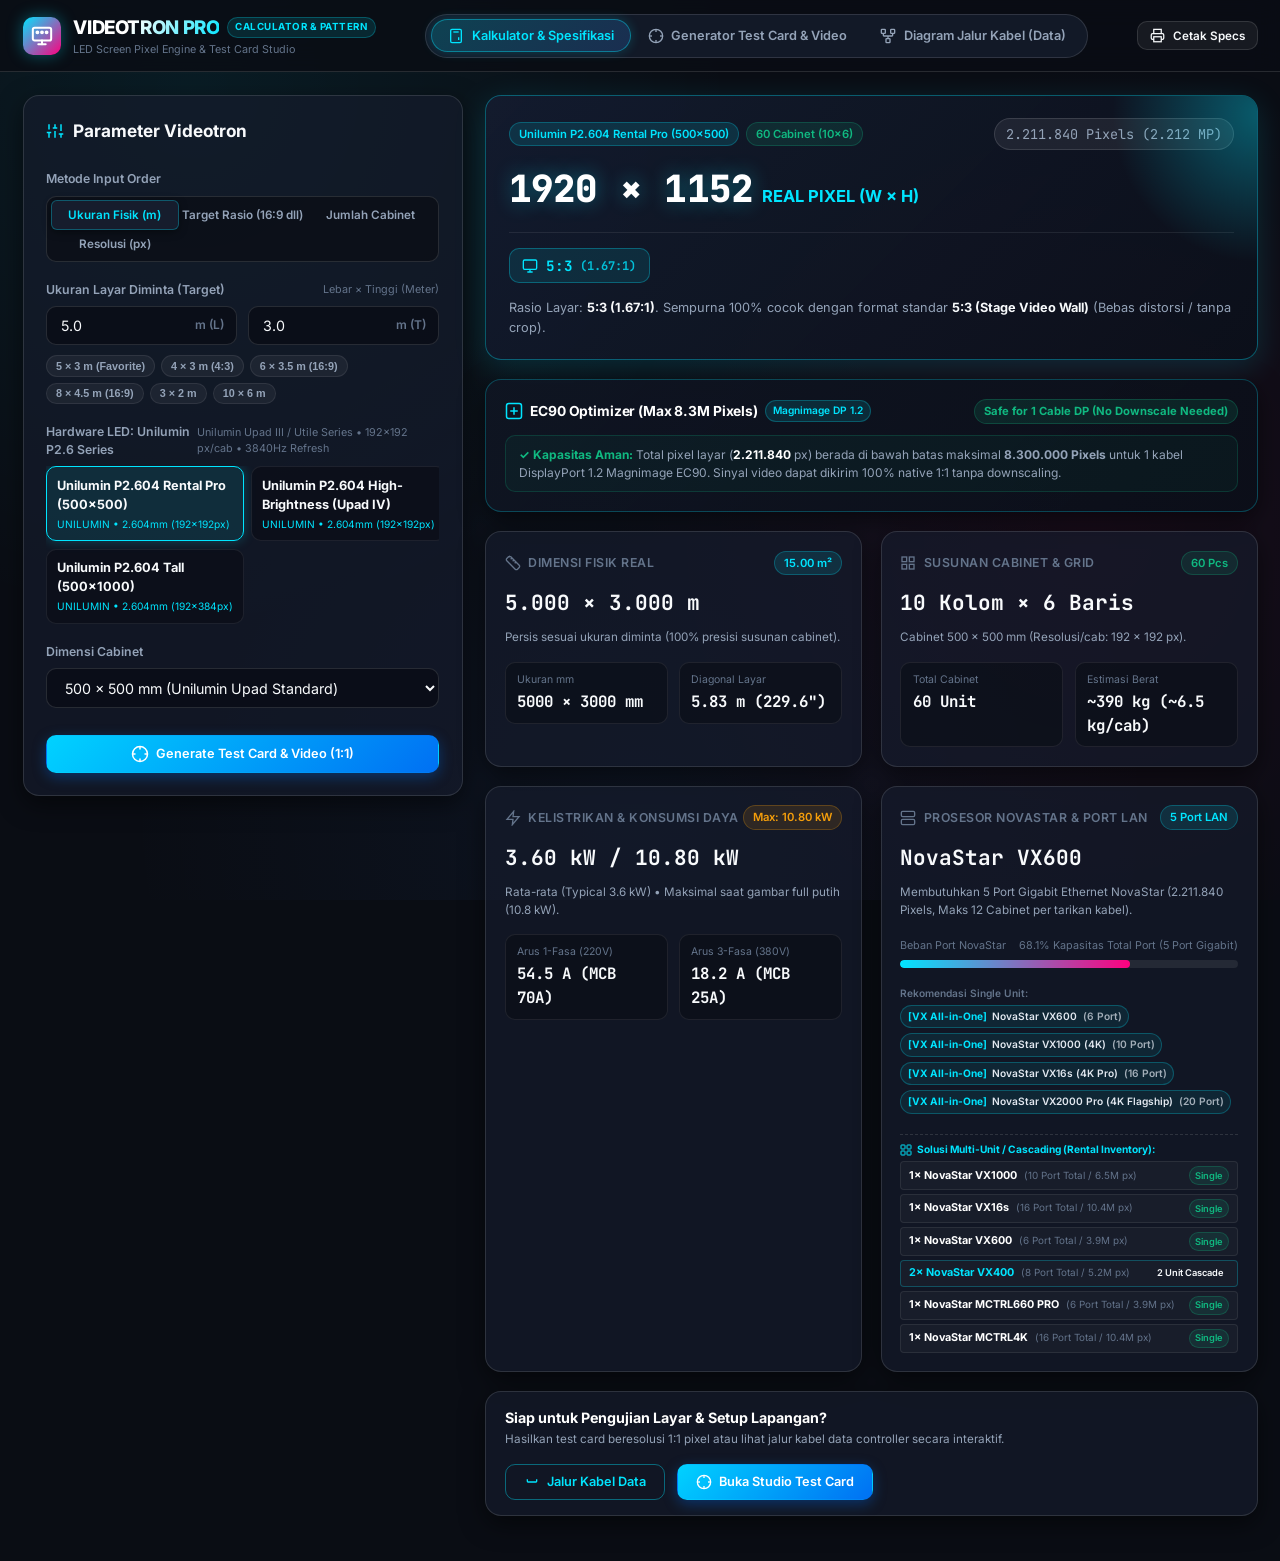
<file: index.html>
<!DOCTYPE html>
<html lang="id">
<head>
  <meta charset="UTF-8">
  <meta name="viewport" content="width=device-width, initial-scale=1.0">
  <title>Kalkulator LED Videotron & Pattern Test Card Generator</title>
  <meta name="description" content="Kalkulator profesional LED Videotron: hitung resolusi real pixel, rasio aspek, daya listrik, port controller NovaStar, serta generator gambar dan video test card 1:1 pixel-perfect.">
  
  <!-- Google Fonts: Inter & JetBrains Mono -->
  <link rel="preconnect" href="https://fonts.googleapis.com">
  <link rel="preconnect" href="https://fonts.gstatic.com" crossorigin>
  <link href="https://fonts.googleapis.com/css2?family=Inter:wght@400;500;600;700;800&family=JetBrains+Mono:wght@500;700;800&display=swap" rel="stylesheet">
  
  <!-- Stylesheets -->
  <link rel="stylesheet" href="css/style.css">
  <link rel="stylesheet" href="css/calculator.css">
  <link rel="stylesheet" href="css/testcard.css">
</head>
<body>

  <!-- Top App Navigation Bar -->
  <header class="app-header">
    <div class="header-container">
      <div class="brand-wrapper">
        <div class="brand-icon">
          <svg width="22" height="22" viewBox="0 0 24 24" fill="none" stroke="currentColor" stroke-width="2.2" stroke-linecap="round" stroke-linejoin="round">
            <rect x="2" y="3" width="20" height="14" rx="2" ry="2"></rect>
            <line x1="8" y1="21" x2="16" y2="21"></line>
            <line x1="12" y1="17" x2="12" y2="21"></line>
            <circle cx="7" cy="8" r="1"></circle>
            <circle cx="12" cy="8" r="1"></circle>
            <circle cx="17" cy="8" r="1"></circle>
          </svg>
        </div>
        <div>
          <div style="display: flex; align-items: center; gap: 0.5rem;">
            <span class="brand-title">VIDEOTRON PRO</span>
            <span class="brand-badge">CALCULATOR & PATTERN</span>
          </div>
          <p style="font-size: 0.72rem; color: var(--text-muted);">LED Screen Pixel Engine & Test Card Studio</p>
        </div>
      </div>

      <!-- Navigation Tabs -->
      <nav class="nav-tabs" id="mainNavTabs">
        <button class="tab-btn active" data-target="tab-calculator" id="navTabCalculator">
          <svg width="16" height="16" viewBox="0 0 24 24" fill="none" stroke="currentColor" stroke-width="2">
            <rect x="4" y="2" width="16" height="20" rx="2"></rect>
            <line x1="8" y1="6" x2="16" y2="6"></line>
            <line x1="16" y1="14" x2="16" y2="18"></line>
            <path d="M16 10h.01"></path>
            <path d="M12 10h.01"></path>
            <path d="M8 10h.01"></path>
            <path d="M12 14h.01"></path>
            <path d="M8 14h.01"></path>
            <path d="M12 18h.01"></path>
            <path d="M8 18h.01"></path>
          </svg>
          Kalkulator & Spesifikasi
        </button>
        <button class="tab-btn" data-target="tab-testcard" id="navTabTestcard">
          <svg width="16" height="16" viewBox="0 0 24 24" fill="none" stroke="currentColor" stroke-width="2">
            <circle cx="12" cy="12" r="10"></circle>
            <line x1="22" y1="12" x2="18" y2="12"></line>
            <line x1="6" y1="12" x2="2" y2="12"></line>
            <line x1="12" y1="6" x2="12" y2="2"></line>
            <line x1="12" y1="22" x2="12" y2="18"></line>
          </svg>
          Generator Test Card & Video
        </button>
        <button class="tab-btn" data-target="tab-cabling" id="navTabCabling">
          <svg width="16" height="16" viewBox="0 0 24 24" fill="none" stroke="currentColor" stroke-width="2">
            <rect x="2" y="2" width="6" height="6" rx="1"></rect>
            <rect x="16" y="2" width="6" height="6" rx="1"></rect>
            <rect x="9" y="16" width="6" height="6" rx="1"></rect>
            <path d="M5 8v3a1 1 0 0 0 1 1h12a1 1 0 0 0 1-1V8"></path>
            <path d="M12 12v4"></path>
          </svg>
          Diagram Jalur Kabel (Data)
        </button>
      </nav>

      <!-- Top Action Buttons -->
      <div class="header-actions">
        <button class="btn btn-secondary btn-sm" id="btnQuickPrint" title="Cetak Ringkasan Spesifikasi">
          <svg width="15" height="15" viewBox="0 0 24 24" fill="none" stroke="currentColor" stroke-width="2">
            <polyline points="6 9 6 2 18 2 18 9"></polyline>
            <path d="M6 18H4a2 2 0 0 1-2-2v-5a2 2 0 0 1 2-2h16a2 2 0 0 1 2 2v5a2 2 0 0 1-2 2h-2"></path>
            <rect x="6" y="14" width="12" height="8"></rect>
          </svg>
          Cetak Specs
        </button>
      </div>
    </div>
  </header>

  <!-- Main Content View -->
  <main class="main-wrapper">

    <!-- ====================================================================
         TAB 1: KALKULATOR & SPESIFIKASI
         ==================================================================== -->
    <section class="view-section active" id="tab-calculator">
      <div class="calc-layout">
        
        <!-- Left: Input Controls -->
        <div class="glass-panel calc-controls">
          <div class="section-header" style="margin-bottom: 0.5rem;">
            <h2 class="section-title">
              <svg width="18" height="18" viewBox="0 0 24 24" fill="none" stroke="currentColor" stroke-width="2">
                <line x1="4" y1="21" x2="4" y2="14"></line>
                <line x1="4" y1="10" x2="4" y2="3"></line>
                <line x1="12" y1="21" x2="12" y2="12"></line>
                <line x1="12" y1="8" x2="12" y2="3"></line>
                <line x1="20" y1="21" x2="20" y2="16"></line>
                <line x1="20" y1="12" x2="20" y2="3"></line>
                <line x1="1" y1="14" x2="7" y2="14"></line>
                <line x1="9" y1="8" x2="15" y2="8"></line>
                <line x1="17" y1="16" x2="23" y2="16"></line>
              </svg>
              Parameter Videotron
            </h2>
          </div>

          <!-- Mode Switcher -->
          <div class="form-group">
            <label class="form-label">Metode Input Order</label>
            <div class="mode-switch-group" id="calcModeGroup">
              <button class="mode-btn active" data-mode="dimension" id="modeBtnDimension">Ukuran Fisik (m)</button>
              <button class="mode-btn" data-mode="ratio" id="modeBtnRatio">Target Rasio (16:9 dll)</button>
              <button class="mode-btn" data-mode="cabinet" id="modeBtnCabinet">Jumlah Cabinet</button>
              <button class="mode-btn" data-mode="resolution" id="modeBtnResolution">Resolusi (px)</button>
            </div>
          </div>

          <!-- Mode Dimension Inputs -->
          <div id="inputGroupDimension">
            <div class="form-group">
              <label class="form-label">
                Ukuran Layar Diminta (Target)
                <span class="hint">Lebar × Tinggi (Meter)</span>
              </label>
              <div class="input-row">
                <div class="input-affix-wrapper">
                  <input type="number" id="inputTargetW" class="form-input input-with-affix" value="5.0" step="0.1" min="0.5">
                  <span class="input-affix">m (L)</span>
                </div>
                <div class="input-affix-wrapper">
                  <input type="number" id="inputTargetH" class="form-input input-with-affix" value="3.0" step="0.1" min="0.5">
                  <span class="input-affix">m (T)</span>
                </div>
              </div>
              <!-- Preset Chips -->
              <div class="chip-row">
                <button type="button" class="chip-btn" data-w="5" data-h="3">5 × 3 m (Favorite)</button>
                <button type="button" class="chip-btn" data-w="4" data-h="3">4 × 3 m (4:3)</button>
                <button type="button" class="chip-btn" data-w="6" data-h="3.5">6 × 3.5 m (16:9)</button>
                <button type="button" class="chip-btn" data-w="8" data-h="4.5">8 × 4.5 m (16:9)</button>
                <button type="button" class="chip-btn" data-w="3" data-h="2">3 × 2 m</button>
                <button type="button" class="chip-btn" data-w="10" data-h="6">10 × 6 m</button>
              </div>
            </div>
          </div>

          <!-- Mode Ratio Inputs (Kalkulator by Target Aspect Ratio) -->
          <div id="inputGroupRatio" style="display: none;">
            <div class="form-group">
              <label class="form-label">
                Pilihan Target Aspect Ratio
                <span class="hint">Format Video & Tampilan Layar</span>
              </label>
              <select id="selectTargetRatio" class="form-select" style="margin-bottom: 0.6rem;">
                <option value="16:9" selected>📺 16:9 — Standard Widescreen (Full HD / 4K / 8K Broadcast)</option>
                <option value="4:3">📽️ 4:3 — Traditional Presentation / Standard Video</option>
                <option value="21:9">🎬 21:9 — Ultrawide Cinema Scope / Stage Backdrop</option>
                <option value="32:9">🖥️ 32:9 — Super Ultrawide (Dual 16:9 Screen)</option>
                <option value="1:1">⏹️ 1:1 — Square Backdrop / Cube Display</option>
                <option value="9:16">📱 9:16 — Vertical Mobile / TikTok / Reels Banner</option>
                <option value="16:10">💻 16:10 — Computer Monitor Standard (WUXGA)</option>
                <option value="custom">⚙️ Custom Ratio (Tentukan Nilai X : Y Bebas)</option>
              </select>

              <!-- Custom Ratio Inputs (visible only if custom selected) -->
              <div id="ratioCustomInputsRow" class="input-row" style="display: none; margin-bottom: 0.6rem;">
                <div class="input-affix-wrapper">
                  <input type="number" id="inputCustomRatioW" class="form-input input-with-affix" value="16" step="0.1" min="0.1">
                  <span class="input-affix">Rasio (L)</span>
                </div>
                <div class="input-affix-wrapper">
                  <input type="number" id="inputCustomRatioH" class="form-input input-with-affix" value="9" step="0.1" min="0.1">
                  <span class="input-affix">Rasio (T)</span>
                </div>
              </div>

              <!-- Base Dimension Parameter -->
              <label class="form-label" style="margin-top: 0.4rem;">
                Parameter Acuan Ukuran Layar
                <span class="hint">Pilih salah satu dimensi acuan</span>
              </label>
              <div style="display: grid; grid-template-columns: 140px 1fr; gap: 0.5rem; align-items: center; margin-bottom: 0.6rem;">
                <select id="selectRatioBaseType" class="form-select" style="padding: 0.45rem 0.6rem; font-size: 0.8rem;">
                  <option value="width" selected>Lebar (m)</option>
                  <option value="height">Tinggi (m)</option>
                  <option value="area">Luas (m²)</option>
                  <option value="cols">Jumlah Kolom</option>
                </select>
                <div class="input-affix-wrapper">
                  <input type="number" id="inputRatioBaseValue" class="form-input input-with-affix" value="6.0" step="0.1" min="0.5">
                  <span class="input-affix" id="ratioBaseUnitLabel">Meter (L)</span>
                </div>
              </div>

              <!-- Quick Ratio Exact Presets Chips -->
              <label class="form-label" style="margin-top: 0.5rem; font-size: 0.72rem; color: var(--accent-cyan); font-weight: 600;">
                ⭐ Rekomendasi Ukuran Standar Pas (Exact / Menghindari Distorsi):
              </label>
              <div class="chip-row" id="ratioExactPresetsContainer">
                <!-- Dynamically populated chips -->
              </div>
            </div>
          </div>

          <!-- Mode Cabinet Inputs -->
          <div id="inputGroupCabinet" style="display: none;">
            <div class="form-group">
              <label class="form-label">
                Jumlah Cabinet Layar
                <span class="hint">Kolom × Baris (Pcs)</span>
              </label>
              <div class="input-row">
                <div class="input-affix-wrapper">
                  <input type="number" id="inputCabinetCols" class="form-input input-with-affix" value="10" step="1" min="1">
                  <span class="input-affix">Kolom</span>
                </div>
                <div class="input-affix-wrapper">
                  <input type="number" id="inputCabinetRows" class="form-input input-with-affix" value="6" step="1" min="1">
                  <span class="input-affix">Baris</span>
                </div>
              </div>
            </div>
          </div>

          <!-- Mode Resolution Inputs -->
          <div id="inputGroupResolution" style="display: none;">
            <div class="form-group">
              <label class="form-label">
                Target Resolusi Layar
                <span class="hint">Lebar × Tinggi (Pixels)</span>
              </label>
              <div class="input-row">
                <div class="input-affix-wrapper">
                  <input type="number" id="inputPixelW" class="form-input input-with-affix" value="1920" step="1" min="64">
                  <span class="input-affix">px (L)</span>
                </div>
                <div class="input-affix-wrapper">
                  <input type="number" id="inputPixelH" class="form-input input-with-affix" value="1080" step="1" min="64">
                  <span class="input-affix">px (T)</span>
                </div>
              </div>
            </div>
          </div>

          <!-- Pitch Selector (Unilumin P2.6 Series) -->
          <div class="form-group">
            <label class="form-label">
              Hardware LED: Unilumin P2.6 Series
              <span class="hint" id="selectedPitchCategory">Unilumin Rental Pro</span>
            </label>
            <div class="pitch-select-grid" id="pitchSelectContainer">
              <!-- Dynamically rendered pitch options -->
            </div>
          </div>

          <!-- Cabinet Dimension Selector -->
          <div class="form-group">
            <label class="form-label">Dimensi Cabinet</label>
            <select id="selectCabinetType" class="form-select">
              <!-- Dynamically populated from presets -->
            </select>
          </div>

          <!-- Custom Cabinet Dimensions (Shown when custom is selected) -->
          <div id="customCabinetGroup" style="display: none;">
            <div class="input-row">
              <div class="input-affix-wrapper">
                <input type="number" id="inputCustomCabW" class="form-input input-with-affix" value="500" step="1" min="100">
                <span class="input-affix">mm (L)</span>
              </div>
              <div class="input-affix-wrapper">
                <input type="number" id="inputCustomCabH" class="form-input input-with-affix" value="500" step="1" min="100">
                <span class="input-affix">mm (T)</span>
              </div>
            </div>
          </div>

          <!-- Action Button to Studio -->
          <button type="button" class="btn btn-primary" id="btnGoToStudio" style="width: 100%; margin-top: 0.5rem;">
            <svg width="18" height="18" viewBox="0 0 24 24" fill="none" stroke="currentColor" stroke-width="2">
              <circle cx="12" cy="12" r="10"></circle>
              <line x1="22" y1="12" x2="18" y2="12"></line>
              <line x1="6" y1="12" x2="2" y2="12"></line>
              <line x1="12" y1="6" x2="12" y2="2"></line>
              <line x1="12" y1="22" x2="12" y2="18"></line>
            </svg>
            Generate Test Card & Video (1:1)
          </button>
        </div>

        <!-- Right: Real-time Calculation Results -->
        <div class="calc-results">

          <!-- Hero Resolution & Ratio Banner -->
          <div class="hero-res-card">
            <div class="hero-top">
              <div style="display: flex; align-items: center; gap: 0.5rem;">
                <span class="pill pill-cyan" id="badgePitchTag">P2.604 (P2.6)</span>
                <span class="pill pill-green" id="badgeCabinetCount">60 Cabinet (10×6)</span>
              </div>
              <span class="hero-pixels-badge" id="badgeTotalPixels">2.211.840 Pixels</span>
            </div>

            <div class="hero-res-display">
              <span class="hero-res-val" id="resPixelDisplay">1920 × 1152</span>
              <span class="hero-res-unit">REAL PIXEL (W × H)</span>
            </div>

            <!-- Aspect Ratio Indicator -->
            <div class="ratio-highlight-row">
              <div class="ratio-chip" id="ratioChip">
                <svg width="16" height="16" viewBox="0 0 24 24" fill="none" stroke="currentColor" stroke-width="2">
                  <rect x="2" y="3" width="20" height="14" rx="2"></rect>
                  <line x1="8" y1="21" x2="16" y2="21"></line>
                  <line x1="12" y1="17" x2="12" y2="21"></line>
                </svg>
                <span id="aspectRatioVal">5:3</span>
                <span style="font-size: 0.8rem; opacity: 0.8;" id="aspectDecimalVal">(1.67:1)</span>
              </div>
              <div class="ratio-comparison-text" id="ratioComparisonText">
                Mendekati standar <strong>16:9 (1.78:1)</strong> — Layar sedikit lebih tinggi / 4.8% letterbox jika konten 16:9 diputar full width.
              </div>
            </div>
          </div>

          <!-- Magnimage EC90 Optimizer Card (Max 8.3M Pixels) -->
          <div class="glass-panel ec90-optimizer-card" id="ec90Card" style="padding: 1.25rem; border: 1px solid rgba(0, 229, 255, 0.25); background: linear-gradient(135deg, rgba(16, 22, 36, 0.85), rgba(11, 15, 25, 0.95)); border-radius: var(--radius-lg); position: relative; overflow: hidden;">
            <div style="display: flex; align-items: center; justify-content: space-between; flex-wrap: wrap; gap: 0.5rem; margin-bottom: 0.75rem;">
              <div style="display: flex; align-items: center; gap: 0.5rem;">
                <svg width="18" height="18" viewBox="0 0 24 24" fill="none" stroke="currentColor" stroke-width="2" style="color: var(--accent-cyan);">
                  <rect x="2" y="2" width="20" height="20" rx="3"></rect>
                  <path d="M7 12h10"></path>
                  <path d="M12 7v10"></path>
                </svg>
                <span style="font-size: 0.92rem; font-weight: 700; color: #ffffff; letter-spacing: -0.01em;">EC90 Optimizer (Max 8.3M Pixels)</span>
                <span class="pill pill-cyan" style="font-size: 0.68rem; padding: 0.15rem 0.45rem;">Magnimage DP 1.2</span>
              </div>
              <span id="ec90StatusBadge" class="pill pill-green" style="font-size: 0.75rem; font-weight: 700;">
                Safe for 1 Cable DP (No Downscale Needed)
              </span>
            </div>

            <!-- Condition A: Native Pixels <= 8.3M (Safe State) -->
            <div id="ec90SafeView" style="display: block;">
              <div style="font-size: 0.8rem; color: var(--text-secondary); line-height: 1.5; background: rgba(16, 185, 129, 0.05); border: 1px solid rgba(16, 185, 129, 0.2); border-radius: var(--radius-md); padding: 0.65rem 0.85rem;">
                <span style="color: var(--accent-emerald); font-weight: 700;">✓ Kapasitas Aman:</span> Total pixel layar (<strong id="ec90NativePixelText" style="color: #fff;">2.211.840</strong> px) berada di bawah batas maksimal <strong>8.300.000 Pixels</strong> untuk 1 kabel DisplayPort 1.2 Magnimage EC90. Sinyal video dapat dikirim 100% native 1:1 tanpa downscaling.
              </div>
            </div>

            <!-- Condition B: Native Pixels > 8.3M (Optimal Downscale Result) -->
            <div id="ec90DownscaleView" style="display: none;">
              <div style="display: flex; align-items: baseline; justify-content: space-between; flex-wrap: wrap; gap: 0.75rem; margin-bottom: 0.6rem; background: rgba(0, 229, 255, 0.04); border: 1px solid rgba(0, 229, 255, 0.18); border-radius: var(--radius-md); padding: 0.75rem 0.9rem;">
                <div>
                  <span style="font-size: 0.72rem; color: var(--accent-cyan); font-weight: 700; text-transform: uppercase; display: block; margin-bottom: 0.15rem;">Resolusi Target Downscale (Divisible by 8)</span>
                  <div style="display: flex; align-items: baseline; gap: 0.5rem;">
                    <span class="hero-res-val" id="ec90TargetResDisplay" style="font-size: 1.9rem; color: var(--accent-cyan); font-family: var(--font-mono); font-weight: 800; text-shadow: 0 0 16px rgba(0, 229, 255, 0.35);">3584 × 2240</span>
                    <span style="font-size: 0.85rem; color: var(--text-muted); font-weight: 600;">PX (Downscaled)</span>
                  </div>
                </div>
                <div style="text-align: right;">
                  <span style="font-size: 0.72rem; color: var(--text-muted); display: block;">Total Pixel Downscale:</span>
                  <span id="ec90TargetPixelDisplay" style="font-family: var(--font-mono); font-size: 1.05rem; font-weight: 700; color: #fff;">8.028.160 Pixels</span>
                  <span id="ec90ScalePercentDisplay" class="pill pill-cyan" style="font-size: 0.68rem; margin-left: 0.3rem;">80.3%</span>
                </div>
              </div>

              <!-- Metrics Grid (Aspect Ratio Lock & 8-Pixel Alignment) -->
              <div class="stat-grid-inner" style="grid-template-columns: repeat(3, 1fr); gap: 0.5rem; margin-top: 0.5rem;">
                <div class="stat-mini-box" style="padding: 0.5rem 0.65rem;">
                  <span class="stat-mini-label" style="font-size: 0.68rem;">Rasio Aspek Layar</span>
                  <span class="stat-mini-val" id="ec90RatioDisplay" style="font-size: 0.85rem; color: var(--accent-cyan);">100% Lock</span>
                </div>
                <div class="stat-mini-box" style="padding: 0.5rem 0.65rem;">
                  <span class="stat-mini-label" style="font-size: 0.68rem;">Kelipatan 8px (W & H)</span>
                  <span class="stat-mini-val" style="font-size: 0.85rem; color: var(--accent-emerald);">Divisible by 8 ✓</span>
                </div>
                <div class="stat-mini-box" style="padding: 0.5rem 0.65rem;">
                  <span class="stat-mini-label" style="font-size: 0.68rem;">Limit 1 Kabel DP 1.2</span>
                  <span class="stat-mini-val" style="font-size: 0.85rem; color: #ffffff;">Max 8.3M Px</span>
                </div>
              </div>

              <div style="font-size: 0.75rem; color: var(--text-muted); margin-top: 0.6rem; line-height: 1.4;">
                💡 <em>Catatan Setup:</em> Atur custom resolution EDID pada media server (Resolume / Datapath / PC) ke <strong id="ec90EdidText" style="color: #fff;">3584 × 2240</strong>, lalu gunakan prosesor Magnimage EC90 untuk memetakan sinyal ke Native Resolution layar secara presisi tanpa distorsi aspek rasio.
              </div>
            </div>

          </div>

          <!-- 4 Main Metric Cards -->
          <div class="grid-2">
            
            <!-- Card 1: Dimensi Fisik Real -->
            <div class="glass-panel stat-card">
              <div class="stat-header">
                <span class="stat-label">
                  <svg width="16" height="16" viewBox="0 0 24 24" fill="none" stroke="currentColor" stroke-width="2">
                    <path d="M21.3 15.3a2.4 2.4 0 0 1 0 3.4l-2.6 2.6a2.4 2.4 0 0 1-3.4 0L2.7 8.7a2.4 2.4 0 0 1 0-3.4l2.6-2.6a2.4 2.4 0 0 1 3.4 0Z"></path>
                    <path d="m14.5 12.5 2-2"></path>
                    <path d="m11.5 9.5 2-2"></path>
                    <path d="m8.5 6.5 2-2"></path>
                    <path d="m5.5 3.5 2-2"></path>
                  </svg>
                  Dimensi Fisik Real
                </span>
                <span class="pill pill-cyan" id="realAreaBadge">15.00 m²</span>
              </div>
              <div class="stat-value-large" id="realDimensionsDisplay">5.000 × 3.000 m</div>
              <div class="stat-subtext" id="dimensionDifferenceSubtext">
                Persis sesuai dengan target order 5.0m × 3.0m (100% Fit).
              </div>
              <div class="stat-grid-inner">
                <div class="stat-mini-box">
                  <span class="stat-mini-label">Ukuran mm</span>
                  <span class="stat-mini-val" id="valRealMm">5000 × 3000 mm</span>
                </div>
                <div class="stat-mini-box">
                  <span class="stat-mini-label">Diagonal Layar</span>
                  <span class="stat-mini-val" id="valDiagonal">5.83 m (229.6")</span>
                </div>
              </div>
            </div>

            <!-- Card 2: Konfigurasi Cabinet & Module -->
            <div class="glass-panel stat-card">
              <div class="stat-header">
                <span class="stat-label">
                  <svg width="16" height="16" viewBox="0 0 24 24" fill="none" stroke="currentColor" stroke-width="2">
                    <rect x="3" y="3" width="7" height="7"></rect>
                    <rect x="14" y="3" width="7" height="7"></rect>
                    <rect x="14" y="14" width="7" height="7"></rect>
                    <rect x="3" y="14" width="7" height="7"></rect>
                  </svg>
                  Susunan Cabinet & Grid
                </span>
                <span class="pill pill-green" id="totalCabinetBadge">60 Pcs</span>
              </div>
              <div class="stat-value-large" id="cabinetGridDisplay">10 Kolom × 6 Baris</div>
              <div class="stat-subtext" id="cabinetSpecSubtext">
                Ukuran cabinet 500 × 500 mm (Resolusi per cabinet: 192 × 192 px).
              </div>
              <div class="stat-grid-inner">
                <div class="stat-mini-box">
                  <span class="stat-mini-label">Total Cabinet</span>
                  <span class="stat-mini-val" id="valTotalCab">60 Unit</span>
                </div>
                <div class="stat-mini-box">
                  <span class="stat-mini-label">Estimasi Berat</span>
                  <span class="stat-mini-val" id="valTotalWeight">~390 kg</span>
                </div>
              </div>
            </div>

            <!-- Card 3: Daya Listrik & Kebutuhan Arus -->
            <div class="glass-panel stat-card">
              <div class="stat-header">
                <span class="stat-label">
                  <svg width="16" height="16" viewBox="0 0 24 24" fill="none" stroke="currentColor" stroke-width="2">
                    <polygon points="13 2 3 14 12 14 11 22 21 10 12 10 13 2"></polygon>
                  </svg>
                  Kelistrikan & Konsumsi Daya
                </span>
                <span class="pill pill-amber" id="powerMaxBadge">Max: 10.8 kW</span>
              </div>
              <div class="stat-value-large" id="powerDisplay">3.6 kW / 10.8 kW</div>
              <div class="stat-subtext">
                Rata-rata (Typical 3.6 kW) • Maksimal saat gambar full putih (10.8 kW).
              </div>
              <div class="stat-grid-inner">
                <div class="stat-mini-box">
                  <span class="stat-mini-label">Arus 1-Fasa (220V)</span>
                  <span class="stat-mini-val" id="valCurrent1P">49.1 A (MCB 63A)</span>
                </div>
                <div class="stat-mini-box">
                  <span class="stat-mini-label">Arus 3-Fasa (380V)</span>
                  <span class="stat-mini-val" id="valCurrent3P">16.4 A (MCB 25A)</span>
                </div>
              </div>
            </div>

            <!-- Card 4: Controller & Port Capacity -->
            <div class="glass-panel stat-card">
              <div class="stat-header">
                <span class="stat-label">
                  <svg width="16" height="16" viewBox="0 0 24 24" fill="none" stroke="currentColor" stroke-width="2">
                    <rect x="2" y="2" width="20" height="8" rx="2" ry="2"></rect>
                    <rect x="2" y="14" width="20" height="8" rx="2" ry="2"></rect>
                    <line x1="6" y1="6" x2="6.01" y2="6"></line>
                    <line x1="6" y1="18" x2="6.01" y2="18"></line>
                  </svg>
                  Prosesor NovaStar & Port LAN
                </span>
                <span class="pill pill-cyan" id="portsBadge">4 Port LAN</span>
              </div>
              <div class="stat-value-large" id="controllerNameDisplay">NovaStar VX400 / VX600</div>
              <div class="stat-subtext" id="controllerPortSubtext">
                Membutuhkan 4 Port Gigabit Ethernet NovaStar (Kapasitas: 650.000 px / port).
              </div>
              <div class="port-load-bar-wrapper">
                <div style="display: flex; justify-content: space-between; font-size: 0.72rem; color: var(--text-muted);">
                  <span>Beban Port NovaStar</span>
                  <span id="portLoadPercentText">85.1% Terpakai</span>
                </div>
                <div class="port-load-bar-bg">
                  <div class="port-load-bar-fill" id="portLoadBarFill" style="width: 85%;"></div>
                </div>
              </div>

              <!-- Single Unit Models -->
              <div style="margin-top: 0.5rem;">
                <span style="font-size: 0.68rem; color: var(--text-muted); font-weight: 600; display: block; margin-bottom: 0.2rem;">Rekomendasi Single Unit:</span>
                <div id="controllerAlternativeList" style="display: flex; flex-wrap: wrap; gap: 0.35rem;"></div>
              </div>

              <!-- Multi-Unit Cascading Solutions -->
              <div style="margin-top: 0.6rem; padding-top: 0.5rem; border-top: 1px dashed var(--border-glass);">
                <span style="font-size: 0.68rem; color: var(--accent-cyan); font-weight: 700; display: flex; align-items: center; gap: 0.3rem; margin-bottom: 0.25rem;">
                  <svg width="12" height="12" viewBox="0 0 24 24" fill="none" stroke="currentColor" stroke-width="2">
                    <rect x="2" y="2" width="8" height="8" rx="1"></rect>
                    <rect x="14" y="2" width="8" height="8" rx="1"></rect>
                    <rect x="2" y="14" width="8" height="8" rx="1"></rect>
                    <rect x="14" y="14" width="8" height="8" rx="1"></rect>
                  </svg>
                  Solusi Multi-Unit / Cascading (Rental Inventory):
                </span>
                <div id="cascadeAlternativeList" style="display: flex; flex-direction: column; gap: 0.3rem;"></div>
              </div>

            </div>

          </div>

          <!-- Bottom Action Banner -->
          <div class="glass-panel action-banner">
            <div class="action-banner-info">
              <div class="action-banner-title">Siap untuk Pengujian Layar & Setup Lapangan?</div>
              <div class="action-banner-sub">Hasilkan test card beresolusi 1:1 pixel atau lihat jalur kabel data controller secara interaktif.</div>
            </div>
            <div class="action-btns">
              <button class="btn btn-outline-cyan" id="btnViewCabling">
                <svg width="16" height="16" viewBox="0 0 24 24" fill="none" stroke="currentColor" stroke-width="2">
                  <path d="M5 8v3a1 1 0 0 0 1 1h12a1 1 0 0 0 1-1V8"></path>
                </svg>
                Jalur Kabel Data
              </button>
              <button class="btn btn-primary" id="btnOpenTestStudio">
                <svg width="16" height="16" viewBox="0 0 24 24" fill="none" stroke="currentColor" stroke-width="2">
                  <circle cx="12" cy="12" r="10"></circle>
                  <line x1="22" y1="12" x2="18" y2="12"></line>
                  <line x1="6" y1="12" x2="2" y2="12"></line>
                  <line x1="12" y1="6" x2="12" y2="2"></line>
                  <line x1="12" y1="22" x2="12" y2="18"></line>
                </svg>
                Buka Studio Test Card
              </button>
            </div>
          </div>

        </div>
      </div>
    </section>

    <!-- ====================================================================
         TAB 2: GENERATOR TEST CARD & VIDEO
         ==================================================================== -->
    <section class="view-section" id="tab-testcard">
      <div class="studio-layout">
        
        <!-- Studio Controls Left Sidebar -->
        <div class="glass-panel studio-controls">
          <div class="section-header" style="margin-bottom: 0.25rem;">
            <h2 class="section-title">
              <svg width="18" height="18" viewBox="0 0 24 24" fill="none" stroke="currentColor" stroke-width="2">
                <circle cx="12" cy="12" r="10"></circle>
                <line x1="22" y1="12" x2="18" y2="12"></line>
                <line x1="6" y1="12" x2="2" y2="12"></line>
                <line x1="12" y1="6" x2="12" y2="2"></line>
                <line x1="12" y1="22" x2="12" y2="18"></line>
              </svg>
              Pola & Kalibrasi
            </h2>
          </div>

          <!-- Pattern Selection Grid (12 Professional AV Calibration Patterns) -->
          <div class="form-group">
            <label class="form-label">
              Tipe Pola Kalibrasi Layar
              <span class="hint">12 Pola Standar AV</span>
            </label>
            <div class="pattern-preset-grid" style="grid-template-columns: repeat(2, 1fr); max-height: 270px; overflow-y: auto; padding-right: 0.2rem;">
              <button class="pattern-btn active" data-pattern="smpte">
                <div class="pattern-preview-thumbnail thumb-smpte"></div>
                <span>SMPTE 75% Bars</span>
              </button>
              <button class="pattern-btn" data-pattern="hd-bars">
                <div class="pattern-preview-thumbnail" style="background: linear-gradient(90deg, #fff 12.5%, #ff0 12.5% 25%, #0ff 25% 37.5%, #0f0 37.5% 50%, #f0f 50% 62.5%, #f00 62.5% 75%, #00f 75% 87.5%, #000 87.5%);"></div>
                <span>HD 100% EBU Bars</span>
              </button>
              <button class="pattern-btn" data-pattern="multiburst">
                <div class="pattern-preview-thumbnail" style="background: repeating-linear-gradient(90deg, #fff, #fff 2px, #000 2px, #000 4px);"></div>
                <span>Multi-Burst Lines</span>
              </button>
              <button class="pattern-btn" data-pattern="crosshatch">
                <div class="pattern-preview-thumbnail" style="background: repeating-linear-gradient(0deg, #0b0f19, #0b0f19 8px, #fff 8px, #fff 9px), repeating-linear-gradient(90deg, #0b0f19, #0b0f19 8px, #fff 8px, #fff 9px);"></div>
                <span>Crosshatch Grid</span>
              </button>
              <button class="pattern-btn" data-pattern="gradient">
                <div class="pattern-preview-thumbnail thumb-gradient"></div>
                <span>RGBW Gradients</span>
              </button>
              <button class="pattern-btn" data-pattern="gamma-steps">
                <div class="pattern-preview-thumbnail" style="background: linear-gradient(90deg, #000 0%, #333 25%, #666 50%, #999 75%, #fff 100%);"></div>
                <span>32-Step Gamma</span>
              </button>
              <button class="pattern-btn" data-pattern="siemens-star">
                <div class="pattern-preview-thumbnail" style="background: conic-gradient(#fff 0deg 10deg, #000 10deg 20deg, #fff 20deg 30deg, #000 30deg 40deg, #fff 40deg 50deg, #000 50deg 60deg, #fff 60deg 70deg, #000 70deg 80deg, #fff 80deg 90deg, #000 90deg 100deg, #fff 100deg 110deg, #000 110deg 120deg, #fff 120deg 130deg, #000 130deg 140deg, #fff 140deg 150deg, #000 150deg 160deg, #fff 160deg 170deg, #000 170deg 180deg);"></div>
                <span>Siemens Focus Star</span>
              </button>
              <button class="pattern-btn" data-pattern="color-wheel">
                <div class="pattern-preview-thumbnail" style="background: conic-gradient(red, yellow, lime, aqua, blue, magenta, red);"></div>
                <span>360° Color Wheel</span>
              </button>
              <button class="pattern-btn" data-pattern="split-contrast">
                <div class="pattern-preview-thumbnail" style="background: linear-gradient(90deg, #000 50%, #fff 50%);"></div>
                <span>Split Contrast Field</span>
              </button>
              <button class="pattern-btn" data-pattern="checker">
                <div class="pattern-preview-thumbnail thumb-checker"></div>
                <span>1px Checkerboard</span>
              </button>
              <button class="pattern-btn" data-pattern="geometry">
                <div class="pattern-preview-thumbnail thumb-geometry"></div>
                <span>Geometry Circles</span>
              </button>
              <button class="pattern-btn" data-pattern="grid">
                <div class="pattern-preview-thumbnail" style="background: repeating-linear-gradient(0deg, #1e293b, #1e293b 8px, #00e5ff 8px, #00e5ff 9px), repeating-linear-gradient(90deg, #1e293b, #1e293b 8px, #00e5ff 8px, #00e5ff 9px);"></div>
                <span>Matriks Cabinet</span>
              </button>
            </div>
          </div>

          <!-- Dead Pixel Solid Colors -->
          <div class="form-group">
            <label class="form-label">Uji Dead / Stuck Pixel (Solid)</label>
            <div class="chip-row">
              <button type="button" class="chip-btn" data-solid="solid-red" style="color: #ff4d4d; border-color: rgba(255, 77, 77, 0.4);">Merah (R)</button>
              <button type="button" class="chip-btn" data-solid="solid-green" style="color: #00ff66; border-color: rgba(0, 255, 102, 0.4);">Hijau (G)</button>
              <button type="button" class="chip-btn" data-solid="solid-blue" style="color: #3b82f6; border-color: rgba(59, 130, 246, 0.4);">Biru (B)</button>
              <button type="button" class="chip-btn" data-solid="solid-white" style="color: #ffffff; border-color: rgba(255, 255, 255, 0.4);">Putih (W)</button>
              <button type="button" class="chip-btn" data-solid="solid-black" style="color: #94a3b8; border-color: rgba(148, 163, 184, 0.4);">Hitam (K)</button>
              <button type="button" class="chip-btn" id="btnAutoColorCycle" style="color: var(--accent-magenta); border-color: rgba(255, 0, 127, 0.4);">🔄 Auto Cycle</button>
            </div>
          </div>

          <!-- Dynamic Motion & Radar Animation Controls -->
          <div class="form-group" style="background: rgba(10, 14, 23, 0.75); border: 1px solid var(--border-glass); border-radius: var(--radius-md); padding: 0.75rem;">
            <div style="display: flex; align-items: center; justify-content: space-between; margin-bottom: 0.5rem;">
              <span style="font-size: 0.82rem; font-weight: 700; color: var(--accent-cyan); display: flex; align-items: center; gap: 0.4rem;">
                <svg width="15" height="15" viewBox="0 0 24 24" fill="none" stroke="currentColor" stroke-width="2">
                  <polygon points="5 3 19 12 5 21 5 3"></polygon>
                </svg>
                Animasi & Motion Test 60 FPS
              </span>
              <label class="toggle-item" style="padding: 0;">
                <span class="toggle-label" style="font-size: 0.75rem; margin-right: 0.3rem;">Gerak</span>
                <div class="switch">
                  <input type="checkbox" id="toggleMovingBar" checked>
                  <span class="slider-round"></span>
                </div>
              </label>
            </div>

            <!-- Motion Style Selector Dropdown -->
            <div class="form-group" style="margin-bottom: 0.4rem;">
              <label class="form-label" style="font-size: 0.72rem;">Model Gerakan Motion</label>
              <select id="selectMotionMode" class="form-select" style="padding: 0.4rem 0.7rem; font-size: 0.8rem;">
                <option value="radar-pulse" selected>📡 Radar Circle Pulse (Membesar dari Tengah)</option>
                <option value="rotating-radar">🧭 360° Rotating Radar Beam (Sinar Berputar)</option>
                <option value="horizontal-bar">↔️ Moving Bar Horizontal (Kiri ke Kanan)</option>
                <option value="vertical-bar">↕️ Moving Bar Vertical (Atas ke Bawah)</option>
                <option value="diagonal-bar">↗️ Moving Bar Diagonal 45°</option>
                <option value="bouncing-ball">🎾 Bouncing Optical Judder Ball (Bola Pantul)</option>
              </select>
            </div>

            <label class="toggle-item" style="padding: 0.2rem 0 0 0;">
              <span class="toggle-label" style="font-size: 0.78rem;">Jam Digital & Frame Counter</span>
              <div class="switch">
                <input type="checkbox" id="toggleDigitalClock" checked>
                <span class="slider-round"></span>
              </div>
            </label>
          </div>

          <!-- Visual Overlay Toggles -->
          <div class="form-group">
            <label class="form-label">Elemen Overlay Layar</label>
            
            <label class="toggle-item">
              <span class="toggle-label">Garis Grid Sambungan Cabinet</span>
              <div class="switch">
                <input type="checkbox" id="toggleCabinetGrid" checked>
                <span class="slider-round"></span>
              </div>
            </label>

            <label class="toggle-item">
              <span class="toggle-label">Garis Safe Zone (80% / 90%)</span>
              <div class="switch">
                <input type="checkbox" id="toggleSafeZones">
                <span class="slider-round"></span>
              </div>
            </label>

            <label class="toggle-item">
              <span class="toggle-label">Pojok Checkerboard 1px Sharpness</span>
              <div class="switch">
                <input type="checkbox" id="toggleCheckerCorner">
                <span class="slider-round"></span>
              </div>
            </label>

            <label class="toggle-item">
              <span class="toggle-label">Lingkaran Geometri & Crosshair</span>
              <div class="switch">
                <input type="checkbox" id="toggleCenterCircle">
                <span class="slider-round"></span>
              </div>
            </label>

            <label class="toggle-item">
              <span class="toggle-label">Badge Informasi Spesifikasi Layar</span>
              <div class="switch">
                <input type="checkbox" id="toggleInfoBadge" checked>
                <span class="slider-round"></span>
              </div>
            </label>
          </div>

          <!-- Custom Logo Settings Card -->
          <div class="form-group" style="background: rgba(10, 14, 23, 0.85); border: 1px solid var(--border-glass); border-radius: var(--radius-md); padding: 0.85rem;">
            <div style="display: flex; align-items: center; justify-content: space-between; margin-bottom: 0.6rem;">
              <span style="display: flex; align-items: center; gap: 0.4rem; color: var(--accent-cyan); font-weight: 700; font-size: 0.85rem;">
                <svg width="16" height="16" viewBox="0 0 24 24" fill="none" stroke="currentColor" stroke-width="2">
                  <rect x="3" y="3" width="18" height="18" rx="2" ry="2"></rect>
                  <circle cx="8.5" cy="8.5" r="1.5"></circle>
                  <polyline points="21 15 16 10 5 21"></polyline>
                </svg>
                Logo Perusahaan & Watermark
              </span>
              <label class="toggle-item" style="padding: 0;">
                <span class="toggle-label" style="font-size: 0.75rem; margin-right: 0.4rem;">Aktif</span>
                <div class="switch">
                  <input type="checkbox" id="toggleShowLogo" checked>
                  <span class="slider-round"></span>
                </div>
              </label>
            </div>

            <!-- Live Logo Preview Box -->
            <div style="display: flex; align-items: center; gap: 0.75rem; background: rgba(0, 0, 0, 0.5); border: 1px dashed rgba(0, 229, 255, 0.4); border-radius: var(--radius-sm); padding: 0.5rem 0.75rem; margin-bottom: 0.6rem;">
              <div style="width: 80px; height: 40px; background: rgba(255, 255, 255, 0.08); border-radius: 4px; display: flex; align-items: center; justify-content: center; overflow: hidden; padding: 2px;">
                <img id="logoPreviewThumb" src="assets/logo-horizontal.png" alt="Preview Logo" style="max-width: 100%; max-height: 100%; object-fit: contain;">
              </div>
              <div style="flex: 1; overflow: hidden;">
                <div id="logoStatusText" style="font-size: 0.78rem; font-weight: 600; color: #fff; white-space: nowrap; overflow: hidden; text-overflow: ellipsis;">Logo TTI Full (Horizontal)</div>
                <div style="font-size: 0.68rem; color: var(--text-muted);">PNG Transparan / High-Res Vector</div>
              </div>
            </div>
            
            <!-- Logo Preset & Upload Action Buttons -->
            <input type="file" id="inputLogoUpload" accept="image/*" style="display: none;">
            <div style="display: grid; grid-template-columns: 1fr 1fr; gap: 0.4rem; margin-bottom: 0.4rem;">
              <button type="button" class="btn btn-secondary btn-sm" id="btnLogoTTIFull" style="font-size: 0.72rem; padding: 0.35rem 0.5rem; justify-content: center;" title="Gunakan Logo TTI Horizontal Full Text">
                🏢 TTI Horizontal
              </button>
              <button type="button" class="btn btn-secondary btn-sm" id="btnLogoTTIIcon" style="font-size: 0.72rem; padding: 0.35rem 0.5rem; justify-content: center;" title="Gunakan Logo TTI Icon Square">
                🔷 TTI Icon Square
              </button>
            </div>
            <div style="display: grid; grid-template-columns: 1fr auto; gap: 0.4rem; margin-bottom: 0.6rem;">
              <button type="button" class="btn btn-primary btn-sm" id="btnTriggerUpload" style="font-size: 0.75rem; padding: 0.35rem 0.6rem;">
                <svg width="13" height="13" viewBox="0 0 24 24" fill="none" stroke="currentColor" stroke-width="2">
                  <path d="M21 15v4a2 2 0 0 1-2 2H5a2 2 0 0 1-2-2v-4"></path>
                  <polyline points="17 8 12 3 7 8"></polyline>
                  <line x1="12" y1="3" x2="12" y2="15"></line>
                </svg>
                Upload File Sendiri
              </button>
              <button type="button" class="btn btn-secondary btn-sm" id="btnClearLogo" style="font-size: 0.75rem; padding: 0.35rem 0.6rem; color: #f43f5e;" title="Sembunyikan Logo">✕ Sembunyikan</button>
            </div>

            <!-- Position & Size Controls -->
            <div class="input-row">
              <div>
                <label class="form-label" style="font-size: 0.72rem;">Posisi Logo</label>
                <select id="selectLogoPosition" class="form-select" style="padding: 0.35rem 0.6rem; font-size: 0.75rem;">
                  <option value="top-right" selected>Pojok Kanan Atas</option>
                  <option value="top-left">Pojok Kiri Atas</option>
                  <option value="bottom-right">Pojok Kanan Bawah</option>
                  <option value="bottom-left">Pojok Kiri Bawah</option>
                  <option value="center">Tengah (Watermark)</option>
                </select>
              </div>
              <div>
                <label class="form-label" style="font-size: 0.72rem;">
                  Ukuran Logo: <span id="logoScaleValText" style="color: var(--accent-cyan); font-weight: 700;">100%</span>
                </label>
                <input type="range" id="inputLogoScale" min="0.4" max="3.5" step="0.1" value="1.0" style="width: 100%; accent-color: var(--accent-cyan); margin-top: 0.2rem;">
                <div class="chip-row" style="margin-top: 0.3rem;">
                  <button type="button" class="chip-btn" data-logosize="0.7" style="padding: 0.15rem 0.4rem; font-size: 0.65rem;">70%</button>
                  <button type="button" class="chip-btn" data-logosize="1.0" style="padding: 0.15rem 0.4rem; font-size: 0.65rem;">100%</button>
                  <button type="button" class="chip-btn" data-logosize="1.5" style="padding: 0.15rem 0.4rem; font-size: 0.65rem;">150%</button>
                  <button type="button" class="chip-btn" data-logosize="2.2" style="padding: 0.15rem 0.4rem; font-size: 0.65rem;">220%</button>
                  <button type="button" class="chip-btn" data-logosize="3.0" style="padding: 0.15rem 0.4rem; font-size: 0.65rem;">300%</button>
                </div>
              </div>
            </div>
          </div>

          <!-- Full Custom Badge Information Form -->
          <div class="form-group" style="background: rgba(10, 14, 23, 0.75); border: 1px solid var(--border-glass); border-radius: var(--radius-md); padding: 0.75rem;">
            <div style="display: flex; align-items: center; justify-content: space-between; margin-bottom: 0.5rem;">
              <span style="font-size: 0.82rem; font-weight: 700; color: var(--accent-cyan); display: flex; align-items: center; gap: 0.4rem;">
                <svg width="15" height="15" viewBox="0 0 24 24" fill="none" stroke="currentColor" stroke-width="2">
                  <path d="M11 4H4a2 2 0 0 0-2 2v14a2 2 0 0 0 2 2h14a2 2 0 0 0 2-2v-7"></path>
                  <path d="M18.5 2.5a2.121 2.121 0 0 1 3 3L12 15l-4 1 1-4 9.5-9.5z"></path>
                </svg>
                Kustomisasi Badge Informasi (Semua Baris)
              </span>
              <button type="button" class="btn btn-secondary btn-sm" id="btnAutoSyncBadge" style="padding: 0.15rem 0.5rem; font-size: 0.68rem;" title="Reset ke teks otomatis kalkulator">🔄 Auto-Fill</button>
            </div>

            <!-- Baris 1: Company Title -->
            <div class="form-group" style="margin-bottom: 0.4rem;">
              <label class="form-label" style="font-size: 0.72rem;">Baris 1: Nama Perusahaan / Header</label>
              <input type="text" id="inputBadgeCompany" class="form-input" style="padding: 0.4rem 0.7rem; font-size: 0.82rem;" value="PT. TRANS TECHNOLOGY INDONESIA (TTI)">
            </div>

            <!-- Baris 2: Project / Event Name -->
            <div class="form-group" style="margin-bottom: 0.4rem;">
              <label class="form-label" style="font-size: 0.72rem;">Baris 2: Nama Project / Event / Lokasi</label>
              <input type="text" id="inputBadgeProject" class="form-input" style="padding: 0.4rem 0.7rem; font-size: 0.82rem;" value="LED SCREEN TECHNICAL CALIBRATION & ALIGNMENT CARD">
            </div>

            <!-- Baris 3: Resolution & Aspect -->
            <div class="form-group" style="margin-bottom: 0.4rem;">
              <label class="form-label" style="font-size: 0.72rem;">Baris 3: Teks Resolusi & Aspek Rasio (Auto/Custom)</label>
              <input type="text" id="inputBadgeResolution" class="form-input" style="padding: 0.4rem 0.7rem; font-size: 0.82rem;" value="1920 × 1152 PX  •  5:3 (1.67:1)">
            </div>

            <!-- Baris 4: Hardware Specs -->
            <div class="form-group" style="margin-bottom: 0.4rem;">
              <label class="form-label" style="font-size: 0.72rem;">Baris 4: Teks Spesifikasi Teknis & Ukuran</label>
              <input type="text" id="inputBadgeSpecs" class="form-input" style="padding: 0.4rem 0.7rem; font-size: 0.82rem;" value="Unilumin P2.604 Rental Pro  |  5.000m × 3.000m (15.00 m²)  |  10×6 (60 Cabs)">
            </div>

            <!-- Baris 5: Footer / Date / Operator -->
            <div class="form-group" style="margin-bottom: 0.4rem;">
              <label class="form-label" style="font-size: 0.72rem;">Baris 5: Operator / Tanggal / Catatan Kaki</label>
              <input type="text" id="inputBadgeFooter" class="form-input" style="padding: 0.4rem 0.7rem; font-size: 0.82rem;" value="TTI Engineering Team • Calibration Passed">
            </div>

            <!-- Badge Position Dropdown -->
            <div class="form-group">
              <label class="form-label" style="font-size: 0.72rem;">Posisi Kotak Badge</label>
              <select id="selectBadgePosition" class="form-select" style="padding: 0.35rem 0.6rem; font-size: 0.75rem;">
                <option value="bottom-center" selected>Bawah Tengah (Standard Lower-Third)</option>
                <option value="center">Tengah Layar (Center)</option>
                <option value="top-center">Atas Tengah (Top)</option>
              </select>
            </div>
          </div>

        </div>

        <!-- Studio Stage (Right Viewport) -->
        <div class="studio-stage">
          
          <!-- Viewport Toolbar -->
          <div class="glass-panel stage-toolbar">
            <div class="stage-info">
              <span class="pill pill-cyan">Canvas 1:1 Pixel</span>
              <span class="res-tag" id="studioResTag">1920 × 1152 PX</span>
              <span style="font-size: 0.8rem; color: var(--text-muted);" id="studioAspectTag">5:3 Ratio</span>
            </div>

            <div style="display: flex; align-items: center; gap: 0.5rem; flex-wrap: wrap;">
              <!-- Play / Pause Animation -->
              <button class="btn btn-secondary btn-sm" id="btnToggleAnim">
                <svg width="14" height="14" viewBox="0 0 24 24" fill="none" stroke="currentColor" stroke-width="2" id="animPlayIcon">
                  <polygon points="5 3 19 12 5 21 5 3"></polygon>
                </svg>
                <span id="animBtnText">Pause Animasi</span>
              </button>

              <!-- Fullscreen Button -->
              <button class="btn btn-secondary btn-sm" id="btnFullscreenModal">
                <svg width="14" height="14" viewBox="0 0 24 24" fill="none" stroke="currentColor" stroke-width="2">
                  <polyline points="15 3 21 3 21 9"></polyline>
                  <polyline points="9 21 3 21 3 15"></polyline>
                  <line x1="21" y1="3" x2="14" y2="10"></line>
                  <line x1="3" y1="21" x2="10" y2="14"></line>
                </svg>
                Fullscreen
              </button>

              <!-- Download Image PNG Button -->
              <button class="btn btn-primary btn-sm" id="btnDownloadPNG">
                <svg width="14" height="14" viewBox="0 0 24 24" fill="none" stroke="currentColor" stroke-width="2">
                  <path d="M21 15v4a2 2 0 0 1-2 2H5a2 2 0 0 1-2-2v-4"></path>
                  <polyline points="7 10 12 15 17 10"></polyline>
                  <line x1="12" y1="15" x2="12" y2="3"></line>
                </svg>
                Download PNG
              </button>

              <!-- Video Export Configuration & Trigger -->
              <div style="display: flex; align-items: center; gap: 0.4rem; background: rgba(255, 0, 127, 0.1); border: 1px solid rgba(255, 0, 127, 0.3); border-radius: var(--radius-md); padding: 0.2rem 0.4rem;">
                <select id="selectVideoResolution" class="form-select" style="padding: 0.25rem 0.5rem; font-size: 0.75rem; background: rgba(10, 14, 23, 0.9); width: auto;">
                  <option value="native">Resolusi Layar (1:1 Real)</option>
                  <option value="4k" selected>✨ 4K UHD (3840×2160)</option>
                  <option value="1080p">Full HD (1920×1080)</option>
                  <option value="2k">2K QHD (2560×1440)</option>
                </select>
                <select id="selectVideoDuration" class="form-select" style="padding: 0.25rem 0.5rem; font-size: 0.75rem; background: rgba(10, 14, 23, 0.9); width: auto;">
                  <option value="5" selected>5 Detik</option>
                  <option value="10">10 Detik</option>
                  <option value="15">15 Detik</option>
                </select>
                <button class="btn btn-accent btn-sm" id="btnRecordVideo">
                  <svg width="14" height="14" viewBox="0 0 24 24" fill="none" stroke="currentColor" stroke-width="2">
                    <polygon points="23 7 16 12 23 17 23 7"></polygon>
                    <rect x="1" y="5" width="15" height="14" rx="2" ry="2"></rect>
                  </svg>
                  Rekam Video 60fps
                </button>
              </div>

            </div>
          </div>

          <!-- Canvas Container Viewport -->
          <div class="canvas-viewport-card">
            <canvas id="testcardCanvas" width="1920" height="1152"></canvas>
            
            <!-- Recording Progress Overlay -->
            <div class="recording-bar-overlay" id="recordingOverlay">
              <div class="recording-dot"></div>
              <span style="font-size: 0.85rem; font-weight: 700; color: #fff;">Merekam Video 60 FPS <span id="recordResBadge" style="color: var(--accent-cyan); font-weight: 800;">[4K UHD]</span>... (<span id="recordProgressVal">0%</span>)</span>
            </div>
          </div>

        </div>
      </div>
    </section>

    <!-- ====================================================================
         TAB 3: DIAGRAM JALUR KABEL (DATA ROUTING)
         ==================================================================== -->
    <section class="view-section" id="tab-cabling">
      <div class="glass-panel cabling-layout" style="padding: 1.5rem;">
        
        <!-- Header Bar -->
        <div class="cabling-header-bar" style="display: flex; justify-content: space-between; align-items: flex-start; flex-wrap: wrap; gap: 1rem; margin-bottom: 1.25rem;">
          <div>
            <h2 class="section-title">
              <svg width="20" height="20" viewBox="0 0 24 24" fill="none" stroke="currentColor" stroke-width="2">
                <rect x="2" y="2" width="6" height="6" rx="1"></rect>
                <rect x="16" y="2" width="6" height="6" rx="1"></rect>
                <rect x="9" y="16" width="6" height="6" rx="1"></rect>
                <path d="M5 8v3a1 1 0 0 0 1 1h12a1 1 0 0 0 1-1V8"></path>
                <path d="M12 12v4"></path>
              </svg>
              Diagram Jalur Data Controller & Susunan Cabinet
            </h2>
            <p style="font-size: 0.8rem; color: var(--text-secondary); margin-top: 0.2rem;">
              Simulasi alur pengkabelan data RJ45 (Daisy-chain) dari prosesor NovaStar ke receiving card setiap cabinet layar.
            </p>
          </div>

          <!-- Quick Action Buttons -->
          <div style="display: flex; align-items: center; gap: 0.5rem; flex-wrap: wrap;">
            <button class="btn btn-secondary btn-sm" id="btnDownloadCablingSVG">
              <svg width="14" height="14" viewBox="0 0 24 24" fill="none" stroke="currentColor" stroke-width="2">
                <path d="M21 15v4a2 2 0 0 1-2 2H5a2 2 0 0 1-2-2v-4"></path>
                <polyline points="7 10 12 15 17 10"></polyline>
                <line x1="12" y1="15" x2="12" y2="3"></line>
              </svg>
              Download Diagram SVG
            </button>
            <button class="btn btn-secondary btn-sm" id="btnPrintCabling">
              <svg width="14" height="14" viewBox="0 0 24 24" fill="none" stroke="currentColor" stroke-width="2">
                <polyline points="6 9 6 2 18 2 18 9"></polyline>
                <path d="M6 18H4a2 2 0 0 1-2-2v-5a2 2 0 0 1 2-2h16a2 2 0 0 1 2 2v5a2 2 0 0 1-2 2h-2"></path>
                <rect x="6" y="14" width="12" height="8"></rect>
              </svg>
              Cetak / Print
            </button>
          </div>
        </div>

        <!-- Mode Selector Toolbar -->
        <div style="display: flex; align-items: center; justify-content: space-between; background: rgba(10, 14, 23, 0.85); border: 1px solid var(--border-glass); border-radius: var(--radius-md); padding: 0.6rem 0.85rem; margin-bottom: 1rem; flex-wrap: wrap; gap: 0.75rem;">
          
          <!-- Mode Switcher Buttons -->
          <div style="display: flex; align-items: center; gap: 0.5rem;">
            <span style="font-size: 0.75rem; font-weight: 700; color: var(--text-muted); text-transform: uppercase;">Mode Routing:</span>
            <div class="mode-switch-group" id="cablingModeGroup" style="min-width: 320px;">
              <button type="button" class="mode-btn active" id="btnCablingModeAuto" data-cabmode="auto">
                ⚡ Otomatis (By Sistem)
              </button>
              <button type="button" class="mode-btn" id="btnCablingModeCustom" data-cabmode="custom">
                ✏️ Custom (Routing Sendiri)
              </button>
            </div>
          </div>

          <!-- Controls for Mode 1: Auto -->
          <div id="cablingAutoControls" style="display: flex; align-items: center; gap: 0.75rem; flex-wrap: wrap;">
            <div style="display: flex; align-items: center; gap: 0.4rem;">
              <label style="font-size: 0.75rem; color: var(--text-secondary);">Pola Alur:</label>
              <select id="selectAutoRoutePattern" class="form-select" style="padding: 0.35rem 0.65rem; font-size: 0.78rem; width: auto;">
                <option value="s-vertical-bottom-up" selected>🔄 S-Shape Vertikal (Bawah ke Atas - Standar Rental)</option>
                <option value="s-vertical-top-down">🔄 S-Shape Vertikal (Atas ke Bawah)</option>
                <option value="s-horizontal-lr">↔️ S-Shape Horizontal (Kiri ke Kanan)</option>
                <option value="s-horizontal-rl">↔️ S-Shape Horizontal (Kanan ke Kiri)</option>
              </select>
            </div>

            <div style="display: flex; align-items: center; gap: 0.4rem;">
              <label style="font-size: 0.75rem; color: var(--text-secondary);" title="Maksimal jumlah cabinet dalam 1 tarikan kabel data port">Maks Cab/Tarikan:</label>
              <input type="number" id="inputAutoMaxCabPerPort" class="form-input" value="12" min="1" max="40" step="1" style="width: 65px; padding: 0.35rem 0.5rem; font-size: 0.78rem; text-align: center;" title="Ubah batas maksimal cabinet per tarikan kabel port (default 12)">
            </div>

            <div style="display: flex; align-items: center; gap: 0.4rem;">
              <label style="font-size: 0.75rem; color: var(--text-secondary);">Filter Port:</label>
              <select id="selectPortFilter" class="form-select" style="padding: 0.35rem 0.65rem; font-size: 0.78rem; width: auto;">
                <option value="all">Semua Port Controller</option>
              </select>
            </div>
          </div>

          <!-- Controls for Mode 2: Custom -->
          <div id="cablingCustomControls" style="display: none; align-items: center; gap: 0.5rem; flex-wrap: wrap;">
            <button type="button" class="btn btn-secondary btn-sm" id="btnCustomUndo" style="font-size: 0.75rem; padding: 0.35rem 0.6rem;" title="Batalkan klik cabinet terakhir">
              ↩️ Undo
            </button>
            <button type="button" class="btn btn-secondary btn-sm" id="btnCustomClearPort" style="font-size: 0.75rem; padding: 0.35rem 0.6rem;" title="Kosongkan jalur port aktif ini">
              🧹 Reset Port Ini
            </button>
            <button type="button" class="btn btn-secondary btn-sm" id="btnCustomAutoFill" style="font-size: 0.75rem; padding: 0.35rem 0.6rem; color: var(--accent-cyan);" title="Lanjutkan sisa cabinet otomatis">
              ⚡ Auto-Isi Sisa
            </button>
            <button type="button" class="btn btn-secondary btn-sm" id="btnCustomResetAll" style="font-size: 0.75rem; padding: 0.35rem 0.6rem; color: #f43f5e;" title="Kosongkan semua jalur">
              🗑️ Reset Semua
            </button>
          </div>

        </div>

        <!-- Custom Mode Active Port Palette & Guidance Bar (Visible in Custom Mode) -->
        <div id="cablingCustomPortBar" style="display: none; background: rgba(0, 229, 255, 0.04); border: 1px solid rgba(0, 229, 255, 0.2); border-radius: var(--radius-md); padding: 0.75rem 1rem; margin-bottom: 1rem;">
          <div style="display: flex; align-items: center; justify-content: space-between; flex-wrap: wrap; gap: 0.75rem; margin-bottom: 0.6rem;">
            <div style="font-size: 0.78rem; color: var(--text-primary); font-weight: 600; display: flex; align-items: center; gap: 0.4rem;">
              <span>Pilih Port NovaStar yang Ingin Ditarik Jalurnya:</span>
            </div>
            <div style="display: flex; align-items: center; gap: 0.5rem; flex-wrap: wrap;">
              <button type="button" class="btn btn-primary btn-sm" id="btnAddCustomPort" style="font-size: 0.72rem; padding: 0.25rem 0.65rem; background: linear-gradient(135deg, #00e5ff, #0070f3);" title="Tambah Jalur / Tarikan Kabel Port Baru Tanpa Batas">
                ➕ Tambah Tarikan / Port Baru
              </button>
              <div id="customProgressStatus" style="font-size: 0.75rem; color: var(--accent-cyan); font-weight: 700;">
                0 / 60 Cabinet Terpasang (0%)
              </div>
            </div>
          </div>

          <!-- Port Buttons Grid (Clean scrollable grid for large port counts) -->
          <div id="customPortButtonGroup" style="display: flex; flex-wrap: wrap; gap: 0.4rem; max-height: 140px; overflow-y: auto; padding-right: 0.3rem;">
            <!-- Dynamically populated port buttons -->
          </div>

          <!-- Interactive Tip Banner -->
          <div style="margin-top: 0.6rem; font-size: 0.72rem; color: var(--text-muted); display: flex; align-items: center; gap: 0.4rem;">
            <span>💡 <em>Petunjuk:</em> Klik cabinet secara berurutan pada diagram di bawah untuk menyambungkan kabel. Klik lagi pada cabinet terakhir untuk membatalkan sambungan.</span>
          </div>
        </div>

        <!-- Cabling Viewport Toolbar (Zoom & Matrix Info) -->
        <div style="display: flex; align-items: center; justify-content: space-between; background: rgba(10, 14, 23, 0.7); border: 1px solid var(--border-glass); border-bottom: none; border-radius: var(--radius-md) var(--radius-md) 0 0; padding: 0.5rem 0.85rem; flex-wrap: wrap; gap: 0.5rem;">
          <div style="display: flex; align-items: center; gap: 0.5rem; font-size: 0.78rem;">
            <span class="pill pill-cyan" id="cablingMatrixBadge">10 Kolom × 6 Baris</span>
            <span style="color: var(--text-muted); font-size: 0.72rem;" id="cablingAreaBadge">60 Cabinet (~15.0 m²)</span>
            <span style="font-size: 0.7rem; color: var(--text-muted); display: inline-flex; align-items: center; gap: 0.25rem;">🖐️ <em>Drag untuk geser posisi</em></span>
          </div>

          <div style="display: flex; align-items: center; gap: 0.35rem;">
            <button type="button" class="btn btn-secondary btn-sm" id="btnResetPanCabling" style="padding: 0.2rem 0.55rem; font-size: 0.72rem;" title="Pusatkan Posisi Diagram (Reset Pan)">
              ↺ Reset Posisi
            </button>
            <span style="font-size: 0.72rem; color: var(--text-muted); margin-left: 0.3rem; margin-right: 0.2rem;">Zoom:</span>
            <button type="button" class="btn btn-secondary btn-sm" id="btnZoomOutCabling" style="padding: 0.2rem 0.55rem; font-size: 0.75rem;" title="Zoom Out (-)">
              🔍 -
            </button>
            <button type="button" class="btn btn-secondary btn-sm" id="btnZoomResetCabling" style="padding: 0.2rem 0.55rem; font-size: 0.72rem;" title="Reset Zoom ke 100%">
              <span id="cablingZoomPercentText">100%</span>
            </button>
            <button type="button" class="btn btn-secondary btn-sm" id="btnZoomInCabling" style="padding: 0.2rem 0.55rem; font-size: 0.75rem;" title="Zoom In (+)">
              🔍 +
            </button>
          </div>
        </div>

        <!-- SVG Visualizer Canvas Container (Scrollable viewport for 75m²+ displays) -->
        <div class="cabling-canvas-container" id="cablingDiagramContainer" style="background: rgba(5, 8, 14, 0.95); border: 1px solid var(--border-glass); border-radius: 0 0 var(--radius-lg) var(--radius-lg); padding: 1.25rem; overflow: auto; max-height: 680px; min-height: 480px; display: flex; align-items: flex-start; justify-content: center;">
          <!-- Dynamically generated SVG -->
        </div>

      </div>
    </section>

  </main>

  <!-- Fullscreen Modal Player for Direct Screen Calibration -->
  <div class="fullscreen-modal" id="fullscreenPlayerModal">
    <canvas id="fullscreenCanvas"></canvas>
    <div class="fullscreen-controls-hud">
      <span>Tekan <strong>ESC</strong> untuk keluar Fullscreen</span>
      <button class="btn btn-secondary btn-sm" id="btnCloseFullscreen" style="padding: 0.2rem 0.6rem; font-size: 0.7rem;">Keluar</button>
    </div>
  </div>

  <!-- Application Logic Scripts -->
  <script type="module" src="js/app.js"></script>
</body>
</html>
</file>
<file: css/style.css>
/* ==========================================================================
   LED Videotron Pro Suite - Global Design System & Variables
   Theme: Modern Cyber Dark / Glassmorphism / Vibrant Accents
   ========================================================================== */

:root {
  /* Color Palette */
  --bg-main: #0a0d14;
  --bg-surface: #111622;
  --bg-surface-elevated: #161d2d;
  --bg-glass: rgba(17, 22, 34, 0.75);
  --bg-glass-card: rgba(22, 29, 45, 0.65);
  --bg-glass-hover: rgba(30, 41, 63, 0.85);

  /* Primary Accents */
  --accent-cyan: #00e5ff;
  --accent-cyan-glow: rgba(0, 229, 255, 0.35);
  --accent-blue: #3b82f6;
  --accent-magenta: #ff007f;
  --accent-magenta-glow: rgba(255, 0, 127, 0.35);
  --accent-emerald: #10b981;
  --accent-amber: #f59e0b;
  --accent-rose: #f43f5e;
  --accent-purple: #8b5cf6;

  /* Neutral Text & Borders */
  --text-primary: #f8fafc;
  --text-secondary: #94a3b8;
  --text-muted: #64748b;
  --text-dim: #475569;
  --border-subtle: rgba(255, 255, 255, 0.08);
  --border-glass: rgba(255, 255, 255, 0.12);
  --border-focus: #00e5ff;

  /* Typography */
  --font-sans: 'Inter', system-ui, -apple-system, BlinkMacSystemFont, 'Segoe UI', Roboto, sans-serif;
  --font-mono: 'JetBrains Mono', 'Fira Code', monospace;

  /* Shadows & Radius */
  --radius-sm: 6px;
  --radius-md: 10px;
  --radius-lg: 16px;
  --radius-xl: 22px;
  --radius-pill: 9999px;

  --shadow-sm: 0 2px 8px rgba(0, 0, 0, 0.4);
  --shadow-md: 0 8px 24px rgba(0, 0, 0, 0.5);
  --shadow-lg: 0 16px 36px rgba(0, 0, 0, 0.65);
  --shadow-glow: 0 0 24px var(--accent-cyan-glow);

  /* Transitions */
  --transition-fast: 0.15s ease;
  --transition-normal: 0.25s cubic-bezier(0.4, 0, 0.2, 1);
}

/* Reset & Base Setup */
*, *::before, *::after {
  box-sizing: border-box;
  margin: 0;
  padding: 0;
}

html {
  font-size: 15px;
  scroll-behavior: smooth;
  color-scheme: dark;
}

body {
  font-family: var(--font-sans);
  background-color: var(--bg-main);
  color: var(--text-primary);
  line-height: 1.5;
  min-height: 100vh;
  overflow-x: hidden;
  background-image: 
    radial-gradient(circle at 15% 10%, rgba(0, 229, 255, 0.07) 0%, transparent 40%),
    radial-gradient(circle at 85% 60%, rgba(255, 0, 127, 0.06) 0%, transparent 40%),
    radial-gradient(circle at 50% 90%, rgba(59, 130, 246, 0.06) 0%, transparent 50%);
  background-attachment: fixed;
}

/* Scrollbar Styling */
::-webkit-scrollbar {
  width: 8px;
  height: 8px;
}
::-webkit-scrollbar-track {
  background: var(--bg-main);
}
::-webkit-scrollbar-thumb {
  background: #252e42;
  border-radius: 4px;
}
::-webkit-scrollbar-thumb:hover {
  background: #374463;
}

/* Header & Navigation */
.app-header {
  position: sticky;
  top: 0;
  z-index: 100;
  background: rgba(10, 13, 20, 0.85);
  backdrop-filter: blur(14px);
  -webkit-backdrop-filter: blur(14px);
  border-bottom: 1px solid var(--border-glass);
}

.header-container {
  max-width: 1440px;
  margin: 0 auto;
  padding: 0.9rem 1.5rem;
  display: flex;
  align-items: center;
  justify-content: space-between;
  gap: 1.5rem;
}

.brand-wrapper {
  display: flex;
  align-items: center;
  gap: 0.85rem;
  text-decoration: none;
}

.brand-icon {
  width: 38px;
  height: 38px;
  border-radius: var(--radius-md);
  background: linear-gradient(135deg, var(--accent-cyan), var(--accent-magenta));
  display: flex;
  align-items: center;
  justify-content: center;
  color: #fff;
  box-shadow: 0 0 16px var(--accent-cyan-glow);
}

.brand-title {
  font-size: 1.25rem;
  font-weight: 800;
  letter-spacing: -0.02em;
  background: linear-gradient(120deg, #ffffff 40%, var(--accent-cyan) 100%);
  -webkit-background-clip: text;
  -webkit-text-fill-color: transparent;
}

.brand-badge {
  font-size: 0.65rem;
  padding: 0.15rem 0.5rem;
  border-radius: var(--radius-pill);
  background: rgba(0, 229, 255, 0.12);
  color: var(--accent-cyan);
  border: 1px solid rgba(0, 229, 255, 0.25);
  font-weight: 700;
  letter-spacing: 0.05em;
  text-transform: uppercase;
}

/* Tab Navigation */
.nav-tabs {
  display: flex;
  align-items: center;
  background: rgba(22, 29, 45, 0.8);
  padding: 0.3rem;
  border-radius: var(--radius-pill);
  border: 1px solid var(--border-glass);
}

.tab-btn {
  background: transparent;
  border: none;
  color: var(--text-secondary);
  font-family: var(--font-sans);
  font-size: 0.85rem;
  font-weight: 600;
  padding: 0.5rem 1.1rem;
  border-radius: var(--radius-pill);
  cursor: pointer;
  display: flex;
  align-items: center;
  gap: 0.5rem;
  transition: all var(--transition-fast);
}

.tab-btn:hover {
  color: var(--text-primary);
}

.tab-btn.active {
  background: linear-gradient(135deg, rgba(0, 229, 255, 0.2), rgba(59, 130, 246, 0.2));
  color: var(--accent-cyan);
  border: 1px solid rgba(0, 229, 255, 0.4);
  box-shadow: 0 0 12px rgba(0, 229, 255, 0.2);
}

.header-actions {
  display: flex;
  align-items: center;
  gap: 0.75rem;
}

/* Main Container Layout */
.main-wrapper {
  max-width: 1440px;
  margin: 0 auto;
  padding: 1.5rem 1.5rem 3rem 1.5rem;
}

/* Glass Card */
.glass-panel {
  background: var(--bg-glass-card);
  backdrop-filter: blur(12px);
  -webkit-backdrop-filter: blur(12px);
  border: 1px solid var(--border-glass);
  border-radius: var(--radius-lg);
  box-shadow: var(--shadow-md);
  transition: border-color var(--transition-normal);
}

.glass-panel:hover {
  border-color: rgba(255, 255, 255, 0.18);
}

/* Section Header */
.section-header {
  display: flex;
  align-items: center;
  justify-content: space-between;
  margin-bottom: 1.25rem;
}

.section-title {
  font-size: 1.15rem;
  font-weight: 700;
  color: var(--text-primary);
  display: flex;
  align-items: center;
  gap: 0.6rem;
}

.section-title svg {
  color: var(--accent-cyan);
}

/* Buttons */
.btn {
  display: inline-flex;
  align-items: center;
  justify-content: center;
  gap: 0.5rem;
  font-family: var(--font-sans);
  font-size: 0.85rem;
  font-weight: 600;
  padding: 0.6rem 1.2rem;
  border-radius: var(--radius-md);
  border: 1px solid transparent;
  cursor: pointer;
  transition: all var(--transition-fast);
  text-decoration: none;
  white-space: nowrap;
}

.btn-primary {
  background: linear-gradient(135deg, #00d2ff, #0070f3);
  color: #fff;
  box-shadow: 0 4px 14px rgba(0, 112, 243, 0.35);
}
.btn-primary:hover {
  background: linear-gradient(135deg, #22dcff, #0080ff);
  box-shadow: 0 6px 20px rgba(0, 112, 243, 0.5);
  transform: translateY(-1px);
}

.btn-accent {
  background: linear-gradient(135deg, var(--accent-magenta), #c026d3);
  color: #fff;
  box-shadow: 0 4px 14px rgba(255, 0, 127, 0.35);
}
.btn-accent:hover {
  background: linear-gradient(135deg, #ff2a94, #d946ef);
  box-shadow: 0 6px 20px rgba(255, 0, 127, 0.5);
  transform: translateY(-1px);
}

.btn-secondary {
  background: rgba(255, 255, 255, 0.06);
  color: var(--text-primary);
  border: 1px solid var(--border-glass);
}
.btn-secondary:hover {
  background: rgba(255, 255, 255, 0.12);
  border-color: rgba(255, 255, 255, 0.25);
}

.btn-outline-cyan {
  background: transparent;
  color: var(--accent-cyan);
  border: 1px solid rgba(0, 229, 255, 0.4);
}
.btn-outline-cyan:hover {
  background: rgba(0, 229, 255, 0.12);
  border-color: var(--accent-cyan);
  box-shadow: 0 0 12px var(--accent-cyan-glow);
}

.btn-sm {
  padding: 0.4rem 0.8rem;
  font-size: 0.78rem;
}

.btn-icon-only {
  width: 36px;
  height: 36px;
  padding: 0;
  border-radius: var(--radius-md);
}

/* Tabs Content View Visibility */
.view-section {
  display: none;
}
.view-section.active {
  display: block;
  animation: fadeIn 0.25s ease forwards;
}

@keyframes fadeIn {
  from { opacity: 0; transform: translateY(6px); }
  to { opacity: 1; transform: translateY(0); }
}

/* Badges & Pills */
.pill {
  display: inline-flex;
  align-items: center;
  gap: 0.35rem;
  padding: 0.2rem 0.6rem;
  border-radius: var(--radius-pill);
  font-size: 0.75rem;
  font-weight: 600;
}
.pill-cyan {
  background: rgba(0, 229, 255, 0.12);
  color: var(--accent-cyan);
  border: 1px solid rgba(0, 229, 255, 0.25);
}
.pill-green {
  background: rgba(16, 185, 129, 0.12);
  color: var(--accent-emerald);
  border: 1px solid rgba(16, 185, 129, 0.25);
}
.pill-amber {
  background: rgba(245, 158, 11, 0.12);
  color: var(--accent-amber);
  border: 1px solid rgba(245, 158, 11, 0.25);
}

/* Responsive Grid System */
.grid-2 {
  display: grid;
  grid-template-columns: repeat(2, 1fr);
  gap: 1.25rem;
}

.grid-3 {
  display: grid;
  grid-template-columns: repeat(3, 1fr);
  gap: 1.25rem;
}

.grid-4 {
  display: grid;
  grid-template-columns: repeat(4, 1fr);
  gap: 1rem;
}

@media (max-width: 1080px) {
  .grid-3, .grid-4 {
    grid-template-columns: repeat(2, 1fr);
  }
}

/* Tablet & Mobile Responsiveness (< 768px) */
@media (max-width: 768px) {
  html {
    font-size: 14px;
  }

  .header-container {
    flex-direction: column;
    align-items: stretch;
    padding: 0.75rem 1rem;
    gap: 0.75rem;
  }

  .header-actions {
    justify-content: space-between;
    width: 100%;
  }

  .nav-tabs {
    width: 100%;
    overflow-x: auto;
    overflow-y: hidden;
    white-space: nowrap;
    -webkit-overflow-scrolling: touch;
    scrollbar-width: none;
    justify-content: flex-start;
    padding: 0.25rem 0.35rem;
    border-radius: var(--radius-lg);
  }
  .nav-tabs::-webkit-scrollbar {
    display: none;
  }

  .tab-btn {
    flex: 0 0 auto;
    padding: 0.55rem 0.95rem;
    font-size: 0.82rem;
    border-radius: var(--radius-md);
    min-height: 40px;
  }

  .main-wrapper {
    padding: 1rem 0.85rem 3rem 0.85rem;
  }

  .grid-2, .grid-3, .grid-4 {
    grid-template-columns: 1fr;
    gap: 1rem;
  }

  .glass-panel {
    border-radius: var(--radius-md);
  }

  .btn {
    min-height: 42px;
    touch-action: manipulation;
  }
}

/* Small Smartphone Responsiveness (< 480px) */
@media (max-width: 480px) {
  .brand-title {
    font-size: 1.1rem;
  }

  .brand-badge {
    font-size: 0.6rem;
    padding: 0.1rem 0.35rem;
  }

  .section-title {
    font-size: 1.05rem;
  }

  .tab-btn {
    font-size: 0.78rem;
    padding: 0.45rem 0.75rem;
    gap: 0.35rem;
  }
}
</file>
<file: css/calculator.css>
/* ==========================================================================
   LED Videotron Calculator - Layout & Component Styles
   ========================================================================== */

.calc-layout {
  display: grid;
  grid-template-columns: 440px 1fr;
  gap: 1.5rem;
  align-items: start;
}

@media (max-width: 1100px) {
  .calc-layout {
    grid-template-columns: 1fr;
  }
}

/* Control Panel (Left Column) */
.calc-controls {
  padding: 1.5rem;
  display: flex;
  flex-direction: column;
  gap: 1.25rem;
}

/* Calculation Mode Segmented Control */
.mode-switch-group {
  display: grid;
  grid-template-columns: repeat(3, 1fr);
  background: rgba(10, 13, 20, 0.7);
  padding: 0.25rem;
  border-radius: var(--radius-md);
  border: 1px solid var(--border-glass);
}

.mode-btn {
  background: transparent;
  border: none;
  color: var(--text-secondary);
  font-family: var(--font-sans);
  font-size: 0.78rem;
  font-weight: 600;
  padding: 0.45rem 0.2rem;
  border-radius: var(--radius-sm);
  cursor: pointer;
  text-align: center;
  transition: all var(--transition-fast);
}

.mode-btn:hover {
  color: var(--text-primary);
}

.mode-btn.active {
  background: var(--bg-surface-elevated);
  color: var(--accent-cyan);
  box-shadow: var(--shadow-sm);
  border: 1px solid rgba(0, 229, 255, 0.3);
}

/* Form Groups & Inputs */
.form-group {
  display: flex;
  flex-direction: column;
  gap: 0.45rem;
}

.form-label {
  font-size: 0.82rem;
  font-weight: 600;
  color: var(--text-secondary);
  display: flex;
  align-items: center;
  justify-content: space-between;
}

.form-label span.hint {
  font-size: 0.72rem;
  color: var(--text-muted);
  font-weight: normal;
}

.input-row {
  display: grid;
  grid-template-columns: 1fr 1fr;
  gap: 0.75rem;
}

.input-affix-wrapper {
  position: relative;
  display: flex;
  align-items: center;
}

.form-input, .form-select {
  width: 100%;
  background: rgba(10, 14, 23, 0.85);
  border: 1px solid var(--border-glass);
  border-radius: var(--radius-md);
  color: var(--text-primary);
  font-family: var(--font-sans);
  font-size: 0.95rem;
  padding: 0.65rem 0.9rem;
  transition: all var(--transition-fast);
  outline: none;
}

.form-input:focus, .form-select:focus {
  border-color: var(--accent-cyan);
  box-shadow: 0 0 0 3px rgba(0, 229, 255, 0.15);
}

.input-affix {
  position: absolute;
  right: 0.85rem;
  font-size: 0.8rem;
  color: var(--text-muted);
  font-weight: 600;
  pointer-events: none;
}

.input-with-affix {
  padding-right: 2.5rem;
}

/* Quick Dimension Preset Chips */
.chip-row {
  display: flex;
  flex-wrap: wrap;
  gap: 0.4rem;
  margin-top: 0.25rem;
}

.chip-btn {
  background: rgba(255, 255, 255, 0.05);
  border: 1px solid var(--border-subtle);
  color: var(--text-secondary);
  font-size: 0.72rem;
  font-weight: 600;
  padding: 0.25rem 0.6rem;
  border-radius: var(--radius-pill);
  cursor: pointer;
  transition: all var(--transition-fast);
}

.chip-btn:hover {
  background: rgba(0, 229, 255, 0.15);
  color: var(--accent-cyan);
  border-color: rgba(0, 229, 255, 0.3);
}

/* Pitch Selector Cards (Radio-style Grid) */
.pitch-select-grid {
  display: grid;
  grid-template-columns: repeat(2, 1fr);
  gap: 0.5rem;
  max-height: 220px;
  overflow-y: auto;
  padding-right: 0.3rem;
}

.pitch-card-option {
  position: relative;
  cursor: pointer;
}

.pitch-card-option input[type="radio"] {
  position: absolute;
  opacity: 0;
  width: 0;
  height: 0;
}

.pitch-card-box {
  background: rgba(10, 14, 23, 0.7);
  border: 1px solid var(--border-subtle);
  border-radius: var(--radius-md);
  padding: 0.55rem 0.65rem;
  transition: all var(--transition-fast);
  display: flex;
  flex-direction: column;
  gap: 0.2rem;
}

.pitch-card-option input[type="radio"]:checked + .pitch-card-box {
  background: rgba(0, 229, 255, 0.1);
  border-color: var(--accent-cyan);
  box-shadow: 0 0 12px rgba(0, 229, 255, 0.25);
}

.pitch-title {
  font-size: 0.85rem;
  font-weight: 700;
  color: var(--text-primary);
}

.pitch-sub {
  font-size: 0.68rem;
  color: var(--text-muted);
  white-space: nowrap;
  overflow: hidden;
  text-overflow: ellipsis;
}

/* Results Section (Right Column) */
.calc-results {
  display: flex;
  flex-direction: column;
  gap: 1.25rem;
}

/* Hero Resolution Banner */
.hero-res-card {
  background: linear-gradient(135deg, rgba(20, 28, 48, 0.9), rgba(12, 16, 26, 0.95));
  border: 1px solid rgba(0, 229, 255, 0.35);
  box-shadow: 0 8px 32px rgba(0, 229, 255, 0.15);
  border-radius: var(--radius-lg);
  padding: 1.5rem;
  position: relative;
  overflow: hidden;
}

.hero-res-card::after {
  content: '';
  position: absolute;
  top: -50%;
  right: -20%;
  width: 300px;
  height: 300px;
  background: radial-gradient(circle, var(--accent-cyan-glow) 0%, transparent 70%);
  pointer-events: none;
}

.hero-top {
  display: flex;
  align-items: center;
  justify-content: space-between;
  margin-bottom: 0.75rem;
}

.hero-res-display {
  display: flex;
  align-items: baseline;
  gap: 0.6rem;
  flex-wrap: wrap;
}

.hero-res-val {
  font-family: var(--font-mono);
  font-size: 2.5rem;
  font-weight: 800;
  color: #ffffff;
  letter-spacing: -0.02em;
  text-shadow: 0 0 20px rgba(0, 229, 255, 0.4);
}

.hero-res-unit {
  font-size: 1.1rem;
  color: var(--accent-cyan);
  font-weight: 700;
}

.hero-pixels-badge {
  font-family: var(--font-mono);
  font-size: 0.9rem;
  color: var(--text-secondary);
  background: rgba(255, 255, 255, 0.07);
  padding: 0.3rem 0.75rem;
  border-radius: var(--radius-pill);
  border: 1px solid var(--border-glass);
}

/* Aspect Ratio Bar & Comparison */
.ratio-highlight-row {
  display: flex;
  align-items: center;
  gap: 1rem;
  margin-top: 1rem;
  padding-top: 1rem;
  border-top: 1px solid var(--border-subtle);
  flex-wrap: wrap;
}

.ratio-chip {
  display: inline-flex;
  align-items: center;
  gap: 0.5rem;
  background: rgba(0, 229, 255, 0.1);
  border: 1px solid rgba(0, 229, 255, 0.3);
  padding: 0.4rem 0.85rem;
  border-radius: var(--radius-md);
  font-family: var(--font-mono);
  font-size: 0.95rem;
  font-weight: 700;
  color: var(--accent-cyan);
}

.ratio-comparison-text {
  font-size: 0.85rem;
  color: var(--text-secondary);
}

.ratio-comparison-text strong {
  color: var(--text-primary);
}

/* Stat Cards */
.stat-card {
  padding: 1.25rem;
  display: flex;
  flex-direction: column;
  gap: 0.75rem;
}

.stat-header {
  display: flex;
  align-items: center;
  justify-content: space-between;
}

.stat-label {
  font-size: 0.82rem;
  font-weight: 600;
  color: var(--text-muted);
  text-transform: uppercase;
  letter-spacing: 0.04em;
  display: flex;
  align-items: center;
  gap: 0.5rem;
}

.stat-value-large {
  font-family: var(--font-mono);
  font-size: 1.4rem;
  font-weight: 700;
  color: var(--text-primary);
}

.stat-subtext {
  font-size: 0.78rem;
  color: var(--text-secondary);
}

.stat-grid-inner {
  display: grid;
  grid-template-columns: repeat(2, 1fr);
  gap: 0.75rem;
  margin-top: 0.25rem;
}

.stat-mini-box {
  background: rgba(10, 14, 23, 0.6);
  border: 1px solid var(--border-subtle);
  border-radius: var(--radius-md);
  padding: 0.6rem 0.75rem;
  display: flex;
  flex-direction: column;
  gap: 0.15rem;
}

.stat-mini-label {
  font-size: 0.7rem;
  color: var(--text-muted);
}

.stat-mini-val {
  font-family: var(--font-mono);
  font-size: 1.05rem;
  font-weight: 700;
  color: var(--text-primary);
}

/* Progress / Load Bar for Controllers */
.port-load-bar-wrapper {
  display: flex;
  flex-direction: column;
  gap: 0.35rem;
  margin-top: 0.5rem;
}

.port-load-bar-bg {
  width: 100%;
  height: 8px;
  background: rgba(255, 255, 255, 0.08);
  border-radius: 4px;
  overflow: hidden;
}

.port-load-bar-fill {
  height: 100%;
  background: linear-gradient(90deg, var(--accent-cyan), var(--accent-magenta));
  border-radius: 4px;
  transition: width 0.3s ease;
}

/* Quick Action Bar */
.action-banner {
  display: flex;
  align-items: center;
  justify-content: space-between;
  padding: 1rem 1.25rem;
  gap: 1rem;
  flex-wrap: wrap;
}

.action-banner-info {
  display: flex;
  flex-direction: column;
  gap: 0.2rem;
}

.action-banner-title {
  font-size: 0.95rem;
  font-weight: 700;
  color: #fff;
}

.action-banner-sub {
  font-size: 0.78rem;
  color: var(--text-secondary);
}

.action-btns {
  display: flex;
  align-items: center;
  gap: 0.75rem;
}

/* Tablet & Mobile Layout Refinements (< 768px) */
@media (max-width: 768px) {
  .calc-layout {
    grid-template-columns: 1fr;
    gap: 1.25rem;
  }

  .calc-controls, .calc-results {
    padding: 1rem;
  }

  .mode-switch-group {
    grid-template-columns: repeat(2, 1fr);
    gap: 0.35rem;
    padding: 0.35rem;
  }

  .mode-btn {
    padding: 0.55rem 0.4rem;
    font-size: 0.8rem;
    min-height: 42px;
    display: flex;
    align-items: center;
    justify-content: center;
  }

  .form-input, .form-select {
    font-size: 16px; /* Prevents auto-zoom in mobile Safari */
    padding: 0.65rem 0.85rem;
    min-height: 44px;
  }

  .pitch-select-grid {
    grid-template-columns: 1fr;
    max-height: 280px;
  }

  .pitch-card-box {
    padding: 0.75rem 0.85rem;
  }

  .hero-res-card {
    padding: 1.15rem;
  }

  .hero-res-val {
    font-size: clamp(1.75rem, 7.5vw, 2.5rem);
  }

  .hero-pixels-badge {
    font-size: 0.82rem;
    padding: 0.25rem 0.6rem;
  }

  .ratio-highlight-row {
    flex-direction: column;
    align-items: flex-start;
    gap: 0.6rem;
  }

  .stat-card {
    padding: 1rem;
  }

  .action-banner {
    flex-direction: column;
    align-items: stretch;
    gap: 0.85rem;
  }

  .action-btns {
    width: 100%;
  }

  .action-btns .btn {
    flex: 1;
    width: 100%;
  }
}

/* Small Screens (< 480px) */
@media (max-width: 480px) {
  .stat-grid-inner {
    grid-template-columns: 1fr;
    gap: 0.5rem;
  }

  .chip-btn {
    font-size: 0.75rem;
    padding: 0.35rem 0.65rem;
    min-height: 32px;
  }
}
</file>
<file: css/testcard.css>
/* ==========================================================================
   LED Videotron Test Card & Studio Generator - Styling
   ========================================================================== */

.studio-layout {
  display: grid;
  grid-template-columns: 360px 1fr;
  gap: 1.5rem;
  align-items: start;
}

@media (max-width: 1080px) {
  .studio-layout {
    grid-template-columns: 1fr;
  }
}

/* Studio Left Sidebar (Pattern & Control Customizer) */
.studio-controls {
  padding: 1.5rem;
  display: flex;
  flex-direction: column;
  gap: 1.25rem;
}

/* Pattern Select Grid */
.pattern-preset-grid {
  display: grid;
  grid-template-columns: repeat(2, 1fr);
  gap: 0.6rem;
}

.pattern-btn {
  background: rgba(10, 14, 23, 0.7);
  border: 1px solid var(--border-subtle);
  border-radius: var(--radius-md);
  padding: 0.6rem;
  color: var(--text-secondary);
  font-family: var(--font-sans);
  font-size: 0.78rem;
  font-weight: 600;
  cursor: pointer;
  display: flex;
  flex-direction: column;
  align-items: center;
  gap: 0.4rem;
  transition: all var(--transition-fast);
  text-align: center;
}

.pattern-btn:hover {
  background: rgba(255, 255, 255, 0.05);
  color: var(--text-primary);
  border-color: var(--border-glass);
}

.pattern-btn.active {
  background: rgba(0, 229, 255, 0.12);
  border-color: var(--accent-cyan);
  color: var(--accent-cyan);
  box-shadow: 0 0 12px rgba(0, 229, 255, 0.2);
}

.pattern-preview-thumbnail {
  width: 100%;
  height: 38px;
  border-radius: 4px;
  overflow: hidden;
  border: 1px solid rgba(255, 255, 255, 0.1);
}

/* Thumbnail Gradient Styles */
.thumb-smpte {
  background: linear-gradient(90deg, #c0c0c0 14.2%, #c0c000 14.2% 28.5%, #00c0c0 28.5% 42.8%, #00c000 42.8% 57.1%, #c000c0 57.1% 71.4%, #c00000 71.4% 85.7%, #0000c0 85.7%);
}
.thumb-gradient {
  background: linear-gradient(90deg, #000, #fff, #f00, #0f0, #00f);
}
.thumb-checker {
  background-image: repeating-linear-gradient(45deg, #333 25%, transparent 25%, transparent 75%, #333 75%, #333), repeating-linear-gradient(45deg, #333 25%, #111 25%, #111 75%, #333 75%, #333);
  background-position: 0 0, 4px 4px;
  background-size: 8px 8px;
}
.thumb-geometry {
  background: radial-gradient(circle, #00e5ff 10%, #111 11%, #111 30%, #ff0055 31%, #ff0055 35%, #111 36%);
}
.thumb-deadpixel {
  background: linear-gradient(90deg, #f00 20%, #0f0 20% 40%, #00f 40% 60%, #fff 60% 80%, #000 80%);
}

/* Toggle Switches */
.toggle-item {
  display: flex;
  align-items: center;
  justify-content: space-between;
  padding: 0.4rem 0;
  cursor: pointer;
}

.toggle-label {
  font-size: 0.82rem;
  color: var(--text-secondary);
  user-select: none;
}

.switch {
  position: relative;
  display: inline-block;
  width: 36px;
  height: 20px;
}

.switch input {
  opacity: 0;
  width: 0;
  height: 0;
}

.slider-round {
  position: absolute;
  cursor: pointer;
  top: 0; left: 0; right: 0; bottom: 0;
  background-color: #262e40;
  transition: .2s;
  border-radius: 20px;
}

.slider-round:before {
  position: absolute;
  content: "";
  height: 14px;
  width: 14px;
  left: 3px;
  bottom: 3px;
  background-color: white;
  transition: .2s;
  border-radius: 50%;
}

input:checked + .slider-round {
  background-color: var(--accent-cyan);
}

input:checked + .slider-round:before {
  transform: translateX(16px);
}

/* Studio Right Viewport (Canvas Player & Toolbar) */
.studio-stage {
  display: flex;
  flex-direction: column;
  gap: 1rem;
}

.stage-toolbar {
  display: flex;
  align-items: center;
  justify-content: space-between;
  padding: 0.75rem 1.25rem;
  gap: 1rem;
  flex-wrap: wrap;
}

.stage-info {
  display: flex;
  align-items: center;
  gap: 0.75rem;
}

.res-tag {
  font-family: var(--font-mono);
  font-size: 0.85rem;
  font-weight: 700;
  color: var(--accent-cyan);
}

.canvas-viewport-card {
  position: relative;
  background: #05070a;
  border: 1px solid var(--border-glass);
  border-radius: var(--radius-lg);
  overflow: hidden;
  display: flex;
  align-items: center;
  justify-content: center;
  min-height: 480px;
  padding: 1.5rem;
  box-shadow: inset 0 0 30px rgba(0,0,0,0.8);
}

/* The actual HTML5 Canvas */
#testcardCanvas {
  max-width: 100%;
  max-height: 70vh;
  height: auto;
  object-fit: contain;
  box-shadow: 0 0 24px rgba(0, 229, 255, 0.25);
  border: 1px solid rgba(255, 255, 255, 0.15);
  border-radius: 4px;
  transition: transform 0.2s ease;
}

/* Video Recording Progress Overlay */
.recording-bar-overlay {
  display: none;
  position: absolute;
  bottom: 1.5rem;
  left: 50%;
  transform: translateX(-50%);
  background: rgba(10, 14, 23, 0.95);
  border: 1px solid var(--accent-rose);
  box-shadow: 0 0 20px rgba(244, 63, 94, 0.35);
  padding: 0.75rem 1.25rem;
  border-radius: var(--radius-pill);
  align-items: center;
  gap: 1rem;
  z-index: 20;
}

.recording-dot {
  width: 10px;
  height: 10px;
  border-radius: 50%;
  background: var(--accent-rose);
  animation: blink 1s infinite;
}

@keyframes blink {
  0%, 100% { opacity: 1; transform: scale(1); }
  50% { opacity: 0.3; transform: scale(0.85); }
}

/* Fullscreen Modal Player */
.fullscreen-modal {
  display: none;
  position: fixed;
  top: 0;
  left: 0;
  width: 100vw;
  height: 100vh;
  background: #000;
  z-index: 9999;
  align-items: center;
  justify-content: center;
}

.fullscreen-modal.active {
  display: flex;
}

.fullscreen-modal canvas {
  width: 100vw;
  height: 100vh;
  object-fit: contain;
}

.fullscreen-controls-hud {
  position: absolute;
  top: 20px;
  right: 20px;
  background: rgba(0, 0, 0, 0.8);
  border: 1px solid rgba(255, 255, 255, 0.2);
  backdrop-filter: blur(8px);
  padding: 0.5rem 0.8rem;
  border-radius: var(--radius-pill);
  display: flex;
  align-items: center;
  gap: 0.5rem;
  color: #fff;
  font-size: 0.75rem;
  opacity: 0.2;
  transition: opacity 0.2s ease;
}

.fullscreen-controls-hud:hover {
  opacity: 1;
}

/* Cabling View Tab Styles */
.cabling-layout {
  display: flex;
  flex-direction: column;
  gap: 1.25rem;
}

.cabling-header-bar {
  display: flex;
  align-items: center;
  justify-content: space-between;
  flex-wrap: wrap;
  gap: 1rem;
}

.cabling-canvas-container {
  background: #080b12;
  border: 1px solid var(--border-glass);
  border-radius: var(--radius-lg);
  padding: 1.5rem;
  overflow-x: auto;
  display: flex;
  justify-content: center;
}

.cabling-svg {
  max-width: 100%;
  height: auto;
  min-height: 380px;
}

/* Tablet & Mobile Layout for Test Card & Cabling (< 768px) */
@media (max-width: 768px) {
  .studio-layout {
    grid-template-columns: 1fr;
    gap: 1.25rem;
  }

  .studio-controls {
    padding: 1rem;
  }

  .pattern-preset-grid {
    grid-template-columns: repeat(2, 1fr);
    gap: 0.5rem;
  }

  .pattern-btn {
    padding: 0.45rem;
    font-size: 0.75rem;
    min-height: 64px;
  }

  .pattern-preview-thumbnail {
    height: 32px;
  }

  .stage-toolbar {
    flex-direction: column;
    align-items: stretch;
    padding: 0.85rem;
    gap: 0.6rem;
  }

  .stage-actions {
    display: grid;
    grid-template-columns: 1fr 1fr;
    gap: 0.4rem;
    width: 100%;
  }

  .stage-actions .btn {
    width: 100%;
    font-size: 0.75rem;
    padding: 0.5rem 0.6rem;
  }

  .canvas-viewport-card {
    padding: 0.5rem;
    min-height: 240px;
  }

  .cabling-canvas-container {
    padding: 0.75rem;
    min-height: 320px;
    max-height: 480px;
  }

  .cabling-header-bar {
    flex-direction: column;
    align-items: stretch;
    gap: 0.6rem;
  }
}

/* Small Smartphone Screen (< 480px) */
@media (max-width: 480px) {
  .stage-actions {
    grid-template-columns: 1fr;
  }

  .pattern-btn {
    font-size: 0.72rem;
  }
}

/* Print Specification Sheet (@media print) */
@media print {
  body {
    background: #fff !important;
    color: #000 !important;
  }
  .app-header, .mode-switch-group, .chip-row, .btn, .stage-toolbar, .fullscreen-modal {
    display: none !important;
  }
  .glass-panel {
    background: #fff !important;
    border: 1px solid #ccc !important;
    box-shadow: none !important;
    color: #000 !important;
  }
  .hero-res-card {
    background: #f8fafc !important;
    border: 2px solid #000 !important;
    color: #000 !important;
  }
  .hero-res-val {
    color: #000 !important;
    text-shadow: none !important;
  }
}
</file>
<file: kalkulator-led/css/style.css>
/* ==========================================================================
   LED Videotron Pro Suite - Global Design System & Variables
   Theme: Modern Cyber Dark / Glassmorphism / Vibrant Accents
   ========================================================================== */

:root {
  /* Color Palette */
  --bg-main: #0a0d14;
  --bg-surface: #111622;
  --bg-surface-elevated: #161d2d;
  --bg-glass: rgba(17, 22, 34, 0.75);
  --bg-glass-card: rgba(22, 29, 45, 0.65);
  --bg-glass-hover: rgba(30, 41, 63, 0.85);

  /* Primary Accents */
  --accent-cyan: #00e5ff;
  --accent-cyan-glow: rgba(0, 229, 255, 0.35);
  --accent-blue: #3b82f6;
  --accent-magenta: #ff007f;
  --accent-magenta-glow: rgba(255, 0, 127, 0.35);
  --accent-emerald: #10b981;
  --accent-amber: #f59e0b;
  --accent-rose: #f43f5e;
  --accent-purple: #8b5cf6;

  /* Neutral Text & Borders */
  --text-primary: #f8fafc;
  --text-secondary: #94a3b8;
  --text-muted: #64748b;
  --text-dim: #475569;
  --border-subtle: rgba(255, 255, 255, 0.08);
  --border-glass: rgba(255, 255, 255, 0.12);
  --border-focus: #00e5ff;

  /* Typography */
  --font-sans: 'Inter', system-ui, -apple-system, BlinkMacSystemFont, 'Segoe UI', Roboto, sans-serif;
  --font-mono: 'JetBrains Mono', 'Fira Code', monospace;

  /* Shadows & Radius */
  --radius-sm: 6px;
  --radius-md: 10px;
  --radius-lg: 16px;
  --radius-xl: 22px;
  --radius-pill: 9999px;

  --shadow-sm: 0 2px 8px rgba(0, 0, 0, 0.4);
  --shadow-md: 0 8px 24px rgba(0, 0, 0, 0.5);
  --shadow-lg: 0 16px 36px rgba(0, 0, 0, 0.65);
  --shadow-glow: 0 0 24px var(--accent-cyan-glow);

  /* Transitions */
  --transition-fast: 0.15s ease;
  --transition-normal: 0.25s cubic-bezier(0.4, 0, 0.2, 1);
}

/* Reset & Base Setup */
*, *::before, *::after {
  box-sizing: border-box;
  margin: 0;
  padding: 0;
}

html {
  font-size: 15px;
  scroll-behavior: smooth;
  color-scheme: dark;
}

body {
  font-family: var(--font-sans);
  background-color: var(--bg-main);
  color: var(--text-primary);
  line-height: 1.5;
  min-height: 100vh;
  overflow-x: hidden;
  background-image: 
    radial-gradient(circle at 15% 10%, rgba(0, 229, 255, 0.07) 0%, transparent 40%),
    radial-gradient(circle at 85% 60%, rgba(255, 0, 127, 0.06) 0%, transparent 40%),
    radial-gradient(circle at 50% 90%, rgba(59, 130, 246, 0.06) 0%, transparent 50%);
  background-attachment: fixed;
}

/* Scrollbar Styling */
::-webkit-scrollbar {
  width: 8px;
  height: 8px;
}
::-webkit-scrollbar-track {
  background: var(--bg-main);
}
::-webkit-scrollbar-thumb {
  background: #252e42;
  border-radius: 4px;
}
::-webkit-scrollbar-thumb:hover {
  background: #374463;
}

/* Header & Navigation */
.app-header {
  position: sticky;
  top: 0;
  z-index: 100;
  background: rgba(10, 13, 20, 0.85);
  backdrop-filter: blur(14px);
  -webkit-backdrop-filter: blur(14px);
  border-bottom: 1px solid var(--border-glass);
}

.header-container {
  max-width: 1440px;
  margin: 0 auto;
  padding: 0.9rem 1.5rem;
  display: flex;
  align-items: center;
  justify-content: space-between;
  gap: 1.5rem;
}

.brand-wrapper {
  display: flex;
  align-items: center;
  gap: 0.85rem;
  text-decoration: none;
}

.brand-icon {
  width: 38px;
  height: 38px;
  border-radius: var(--radius-md);
  background: linear-gradient(135deg, var(--accent-cyan), var(--accent-magenta));
  display: flex;
  align-items: center;
  justify-content: center;
  color: #fff;
  box-shadow: 0 0 16px var(--accent-cyan-glow);
}

.brand-title {
  font-size: 1.25rem;
  font-weight: 800;
  letter-spacing: -0.02em;
  background: linear-gradient(120deg, #ffffff 40%, var(--accent-cyan) 100%);
  -webkit-background-clip: text;
  -webkit-text-fill-color: transparent;
}

.brand-badge {
  font-size: 0.65rem;
  padding: 0.15rem 0.5rem;
  border-radius: var(--radius-pill);
  background: rgba(0, 229, 255, 0.12);
  color: var(--accent-cyan);
  border: 1px solid rgba(0, 229, 255, 0.25);
  font-weight: 700;
  letter-spacing: 0.05em;
  text-transform: uppercase;
}

/* Tab Navigation */
.nav-tabs {
  display: flex;
  align-items: center;
  background: rgba(22, 29, 45, 0.8);
  padding: 0.3rem;
  border-radius: var(--radius-pill);
  border: 1px solid var(--border-glass);
}

.tab-btn {
  background: transparent;
  border: none;
  color: var(--text-secondary);
  font-family: var(--font-sans);
  font-size: 0.85rem;
  font-weight: 600;
  padding: 0.5rem 1.1rem;
  border-radius: var(--radius-pill);
  cursor: pointer;
  display: flex;
  align-items: center;
  gap: 0.5rem;
  transition: all var(--transition-fast);
}

.tab-btn:hover {
  color: var(--text-primary);
}

.tab-btn.active {
  background: linear-gradient(135deg, rgba(0, 229, 255, 0.2), rgba(59, 130, 246, 0.2));
  color: var(--accent-cyan);
  border: 1px solid rgba(0, 229, 255, 0.4);
  box-shadow: 0 0 12px rgba(0, 229, 255, 0.2);
}

.header-actions {
  display: flex;
  align-items: center;
  gap: 0.75rem;
}

/* Main Container Layout */
.main-wrapper {
  max-width: 1440px;
  margin: 0 auto;
  padding: 1.5rem 1.5rem 3rem 1.5rem;
}

/* Glass Card */
.glass-panel {
  background: var(--bg-glass-card);
  backdrop-filter: blur(12px);
  -webkit-backdrop-filter: blur(12px);
  border: 1px solid var(--border-glass);
  border-radius: var(--radius-lg);
  box-shadow: var(--shadow-md);
  transition: border-color var(--transition-normal);
}

.glass-panel:hover {
  border-color: rgba(255, 255, 255, 0.18);
}

/* Section Header */
.section-header {
  display: flex;
  align-items: center;
  justify-content: space-between;
  margin-bottom: 1.25rem;
}

.section-title {
  font-size: 1.15rem;
  font-weight: 700;
  color: var(--text-primary);
  display: flex;
  align-items: center;
  gap: 0.6rem;
}

.section-title svg {
  color: var(--accent-cyan);
}

/* Buttons */
.btn {
  display: inline-flex;
  align-items: center;
  justify-content: center;
  gap: 0.5rem;
  font-family: var(--font-sans);
  font-size: 0.85rem;
  font-weight: 600;
  padding: 0.6rem 1.2rem;
  border-radius: var(--radius-md);
  border: 1px solid transparent;
  cursor: pointer;
  transition: all var(--transition-fast);
  text-decoration: none;
  white-space: nowrap;
}

.btn-primary {
  background: linear-gradient(135deg, #00d2ff, #0070f3);
  color: #fff;
  box-shadow: 0 4px 14px rgba(0, 112, 243, 0.35);
}
.btn-primary:hover {
  background: linear-gradient(135deg, #22dcff, #0080ff);
  box-shadow: 0 6px 20px rgba(0, 112, 243, 0.5);
  transform: translateY(-1px);
}

.btn-accent {
  background: linear-gradient(135deg, var(--accent-magenta), #c026d3);
  color: #fff;
  box-shadow: 0 4px 14px rgba(255, 0, 127, 0.35);
}
.btn-accent:hover {
  background: linear-gradient(135deg, #ff2a94, #d946ef);
  box-shadow: 0 6px 20px rgba(255, 0, 127, 0.5);
  transform: translateY(-1px);
}

.btn-secondary {
  background: rgba(255, 255, 255, 0.06);
  color: var(--text-primary);
  border: 1px solid var(--border-glass);
}
.btn-secondary:hover {
  background: rgba(255, 255, 255, 0.12);
  border-color: rgba(255, 255, 255, 0.25);
}

.btn-outline-cyan {
  background: transparent;
  color: var(--accent-cyan);
  border: 1px solid rgba(0, 229, 255, 0.4);
}
.btn-outline-cyan:hover {
  background: rgba(0, 229, 255, 0.12);
  border-color: var(--accent-cyan);
  box-shadow: 0 0 12px var(--accent-cyan-glow);
}

.btn-sm {
  padding: 0.4rem 0.8rem;
  font-size: 0.78rem;
}

.btn-icon-only {
  width: 36px;
  height: 36px;
  padding: 0;
  border-radius: var(--radius-md);
}

/* Tabs Content View Visibility */
.view-section {
  display: none;
}
.view-section.active {
  display: block;
  animation: fadeIn 0.25s ease forwards;
}

@keyframes fadeIn {
  from { opacity: 0; transform: translateY(6px); }
  to { opacity: 1; transform: translateY(0); }
}

/* Badges & Pills */
.pill {
  display: inline-flex;
  align-items: center;
  gap: 0.35rem;
  padding: 0.2rem 0.6rem;
  border-radius: var(--radius-pill);
  font-size: 0.75rem;
  font-weight: 600;
}
.pill-cyan {
  background: rgba(0, 229, 255, 0.12);
  color: var(--accent-cyan);
  border: 1px solid rgba(0, 229, 255, 0.25);
}
.pill-green {
  background: rgba(16, 185, 129, 0.12);
  color: var(--accent-emerald);
  border: 1px solid rgba(16, 185, 129, 0.25);
}
.pill-amber {
  background: rgba(245, 158, 11, 0.12);
  color: var(--accent-amber);
  border: 1px solid rgba(245, 158, 11, 0.25);
}

/* Responsive Grid System */
.grid-2 {
  display: grid;
  grid-template-columns: repeat(2, 1fr);
  gap: 1.25rem;
}

.grid-3 {
  display: grid;
  grid-template-columns: repeat(3, 1fr);
  gap: 1.25rem;
}

.grid-4 {
  display: grid;
  grid-template-columns: repeat(4, 1fr);
  gap: 1rem;
}

@media (max-width: 1080px) {
  .grid-3, .grid-4 {
    grid-template-columns: repeat(2, 1fr);
  }
}

/* Tablet & Mobile Responsiveness (< 768px) */
@media (max-width: 768px) {
  html {
    font-size: 14px;
  }

  .header-container {
    flex-direction: column;
    align-items: stretch;
    padding: 0.75rem 1rem;
    gap: 0.75rem;
  }

  .header-actions {
    justify-content: space-between;
    width: 100%;
  }

  .nav-tabs {
    width: 100%;
    overflow-x: auto;
    overflow-y: hidden;
    white-space: nowrap;
    -webkit-overflow-scrolling: touch;
    scrollbar-width: none;
    justify-content: flex-start;
    padding: 0.25rem 0.35rem;
    border-radius: var(--radius-lg);
  }
  .nav-tabs::-webkit-scrollbar {
    display: none;
  }

  .tab-btn {
    flex: 0 0 auto;
    padding: 0.55rem 0.95rem;
    font-size: 0.82rem;
    border-radius: var(--radius-md);
    min-height: 40px;
  }

  .main-wrapper {
    padding: 1rem 0.85rem 3rem 0.85rem;
  }

  .grid-2, .grid-3, .grid-4 {
    grid-template-columns: 1fr;
    gap: 1rem;
  }

  .glass-panel {
    border-radius: var(--radius-md);
  }

  .btn {
    min-height: 42px;
    touch-action: manipulation;
  }
}

/* Small Smartphone Responsiveness (< 480px) */
@media (max-width: 480px) {
  .brand-title {
    font-size: 1.1rem;
  }

  .brand-badge {
    font-size: 0.6rem;
    padding: 0.1rem 0.35rem;
  }

  .section-title {
    font-size: 1.05rem;
  }

  .tab-btn {
    font-size: 0.78rem;
    padding: 0.45rem 0.75rem;
    gap: 0.35rem;
  }
}
</file>
<file: kalkulator-led/css/calculator.css>
/* ==========================================================================
   LED Videotron Calculator - Layout & Component Styles
   ========================================================================== */

.calc-layout {
  display: grid;
  grid-template-columns: 440px 1fr;
  gap: 1.5rem;
  align-items: start;
}

@media (max-width: 1100px) {
  .calc-layout {
    grid-template-columns: 1fr;
  }
}

/* Control Panel (Left Column) */
.calc-controls {
  padding: 1.5rem;
  display: flex;
  flex-direction: column;
  gap: 1.25rem;
}

/* Calculation Mode Segmented Control */
.mode-switch-group {
  display: grid;
  grid-template-columns: repeat(3, 1fr);
  background: rgba(10, 13, 20, 0.7);
  padding: 0.25rem;
  border-radius: var(--radius-md);
  border: 1px solid var(--border-glass);
}

.mode-btn {
  background: transparent;
  border: none;
  color: var(--text-secondary);
  font-family: var(--font-sans);
  font-size: 0.78rem;
  font-weight: 600;
  padding: 0.45rem 0.2rem;
  border-radius: var(--radius-sm);
  cursor: pointer;
  text-align: center;
  transition: all var(--transition-fast);
}

.mode-btn:hover {
  color: var(--text-primary);
}

.mode-btn.active {
  background: var(--bg-surface-elevated);
  color: var(--accent-cyan);
  box-shadow: var(--shadow-sm);
  border: 1px solid rgba(0, 229, 255, 0.3);
}

/* Form Groups & Inputs */
.form-group {
  display: flex;
  flex-direction: column;
  gap: 0.45rem;
}

.form-label {
  font-size: 0.82rem;
  font-weight: 600;
  color: var(--text-secondary);
  display: flex;
  align-items: center;
  justify-content: space-between;
}

.form-label span.hint {
  font-size: 0.72rem;
  color: var(--text-muted);
  font-weight: normal;
}

.input-row {
  display: grid;
  grid-template-columns: 1fr 1fr;
  gap: 0.75rem;
}

.input-affix-wrapper {
  position: relative;
  display: flex;
  align-items: center;
}

.form-input, .form-select {
  width: 100%;
  background: rgba(10, 14, 23, 0.85);
  border: 1px solid var(--border-glass);
  border-radius: var(--radius-md);
  color: var(--text-primary);
  font-family: var(--font-sans);
  font-size: 0.95rem;
  padding: 0.65rem 0.9rem;
  transition: all var(--transition-fast);
  outline: none;
}

.form-input:focus, .form-select:focus {
  border-color: var(--accent-cyan);
  box-shadow: 0 0 0 3px rgba(0, 229, 255, 0.15);
}

.input-affix {
  position: absolute;
  right: 0.85rem;
  font-size: 0.8rem;
  color: var(--text-muted);
  font-weight: 600;
  pointer-events: none;
}

.input-with-affix {
  padding-right: 2.5rem;
}

/* Quick Dimension Preset Chips */
.chip-row {
  display: flex;
  flex-wrap: wrap;
  gap: 0.4rem;
  margin-top: 0.25rem;
}

.chip-btn {
  background: rgba(255, 255, 255, 0.05);
  border: 1px solid var(--border-subtle);
  color: var(--text-secondary);
  font-size: 0.72rem;
  font-weight: 600;
  padding: 0.25rem 0.6rem;
  border-radius: var(--radius-pill);
  cursor: pointer;
  transition: all var(--transition-fast);
}

.chip-btn:hover {
  background: rgba(0, 229, 255, 0.15);
  color: var(--accent-cyan);
  border-color: rgba(0, 229, 255, 0.3);
}

/* Pitch Selector Cards (Radio-style Grid) */
.pitch-select-grid {
  display: grid;
  grid-template-columns: repeat(2, 1fr);
  gap: 0.5rem;
  max-height: 220px;
  overflow-y: auto;
  padding-right: 0.3rem;
}

.pitch-card-option {
  position: relative;
  cursor: pointer;
}

.pitch-card-option input[type="radio"] {
  position: absolute;
  opacity: 0;
  width: 0;
  height: 0;
}

.pitch-card-box {
  background: rgba(10, 14, 23, 0.7);
  border: 1px solid var(--border-subtle);
  border-radius: var(--radius-md);
  padding: 0.55rem 0.65rem;
  transition: all var(--transition-fast);
  display: flex;
  flex-direction: column;
  gap: 0.2rem;
}

.pitch-card-option input[type="radio"]:checked + .pitch-card-box {
  background: rgba(0, 229, 255, 0.1);
  border-color: var(--accent-cyan);
  box-shadow: 0 0 12px rgba(0, 229, 255, 0.25);
}

.pitch-title {
  font-size: 0.85rem;
  font-weight: 700;
  color: var(--text-primary);
}

.pitch-sub {
  font-size: 0.68rem;
  color: var(--text-muted);
  white-space: nowrap;
  overflow: hidden;
  text-overflow: ellipsis;
}

/* Results Section (Right Column) */
.calc-results {
  display: flex;
  flex-direction: column;
  gap: 1.25rem;
}

/* Hero Resolution Banner */
.hero-res-card {
  background: linear-gradient(135deg, rgba(20, 28, 48, 0.9), rgba(12, 16, 26, 0.95));
  border: 1px solid rgba(0, 229, 255, 0.35);
  box-shadow: 0 8px 32px rgba(0, 229, 255, 0.15);
  border-radius: var(--radius-lg);
  padding: 1.5rem;
  position: relative;
  overflow: hidden;
}

.hero-res-card::after {
  content: '';
  position: absolute;
  top: -50%;
  right: -20%;
  width: 300px;
  height: 300px;
  background: radial-gradient(circle, var(--accent-cyan-glow) 0%, transparent 70%);
  pointer-events: none;
}

.hero-top {
  display: flex;
  align-items: center;
  justify-content: space-between;
  margin-bottom: 0.75rem;
}

.hero-res-display {
  display: flex;
  align-items: baseline;
  gap: 0.6rem;
  flex-wrap: wrap;
}

.hero-res-val {
  font-family: var(--font-mono);
  font-size: 2.5rem;
  font-weight: 800;
  color: #ffffff;
  letter-spacing: -0.02em;
  text-shadow: 0 0 20px rgba(0, 229, 255, 0.4);
}

.hero-res-unit {
  font-size: 1.1rem;
  color: var(--accent-cyan);
  font-weight: 700;
}

.hero-pixels-badge {
  font-family: var(--font-mono);
  font-size: 0.9rem;
  color: var(--text-secondary);
  background: rgba(255, 255, 255, 0.07);
  padding: 0.3rem 0.75rem;
  border-radius: var(--radius-pill);
  border: 1px solid var(--border-glass);
}

/* Aspect Ratio Bar & Comparison */
.ratio-highlight-row {
  display: flex;
  align-items: center;
  gap: 1rem;
  margin-top: 1rem;
  padding-top: 1rem;
  border-top: 1px solid var(--border-subtle);
  flex-wrap: wrap;
}

.ratio-chip {
  display: inline-flex;
  align-items: center;
  gap: 0.5rem;
  background: rgba(0, 229, 255, 0.1);
  border: 1px solid rgba(0, 229, 255, 0.3);
  padding: 0.4rem 0.85rem;
  border-radius: var(--radius-md);
  font-family: var(--font-mono);
  font-size: 0.95rem;
  font-weight: 700;
  color: var(--accent-cyan);
}

.ratio-comparison-text {
  font-size: 0.85rem;
  color: var(--text-secondary);
}

.ratio-comparison-text strong {
  color: var(--text-primary);
}

/* Stat Cards */
.stat-card {
  padding: 1.25rem;
  display: flex;
  flex-direction: column;
  gap: 0.75rem;
}

.stat-header {
  display: flex;
  align-items: center;
  justify-content: space-between;
}

.stat-label {
  font-size: 0.82rem;
  font-weight: 600;
  color: var(--text-muted);
  text-transform: uppercase;
  letter-spacing: 0.04em;
  display: flex;
  align-items: center;
  gap: 0.5rem;
}

.stat-value-large {
  font-family: var(--font-mono);
  font-size: 1.4rem;
  font-weight: 700;
  color: var(--text-primary);
}

.stat-subtext {
  font-size: 0.78rem;
  color: var(--text-secondary);
}

.stat-grid-inner {
  display: grid;
  grid-template-columns: repeat(2, 1fr);
  gap: 0.75rem;
  margin-top: 0.25rem;
}

.stat-mini-box {
  background: rgba(10, 14, 23, 0.6);
  border: 1px solid var(--border-subtle);
  border-radius: var(--radius-md);
  padding: 0.6rem 0.75rem;
  display: flex;
  flex-direction: column;
  gap: 0.15rem;
}

.stat-mini-label {
  font-size: 0.7rem;
  color: var(--text-muted);
}

.stat-mini-val {
  font-family: var(--font-mono);
  font-size: 1.05rem;
  font-weight: 700;
  color: var(--text-primary);
}

/* Progress / Load Bar for Controllers */
.port-load-bar-wrapper {
  display: flex;
  flex-direction: column;
  gap: 0.35rem;
  margin-top: 0.5rem;
}

.port-load-bar-bg {
  width: 100%;
  height: 8px;
  background: rgba(255, 255, 255, 0.08);
  border-radius: 4px;
  overflow: hidden;
}

.port-load-bar-fill {
  height: 100%;
  background: linear-gradient(90deg, var(--accent-cyan), var(--accent-magenta));
  border-radius: 4px;
  transition: width 0.3s ease;
}

/* Quick Action Bar */
.action-banner {
  display: flex;
  align-items: center;
  justify-content: space-between;
  padding: 1rem 1.25rem;
  gap: 1rem;
  flex-wrap: wrap;
}

.action-banner-info {
  display: flex;
  flex-direction: column;
  gap: 0.2rem;
}

.action-banner-title {
  font-size: 0.95rem;
  font-weight: 700;
  color: #fff;
}

.action-banner-sub {
  font-size: 0.78rem;
  color: var(--text-secondary);
}

.action-btns {
  display: flex;
  align-items: center;
  gap: 0.75rem;
}

/* Tablet & Mobile Layout Refinements (< 768px) */
@media (max-width: 768px) {
  .calc-layout {
    grid-template-columns: 1fr;
    gap: 1.25rem;
  }

  .calc-controls, .calc-results {
    padding: 1rem;
  }

  .mode-switch-group {
    grid-template-columns: repeat(2, 1fr);
    gap: 0.35rem;
    padding: 0.35rem;
  }

  .mode-btn {
    padding: 0.55rem 0.4rem;
    font-size: 0.8rem;
    min-height: 42px;
    display: flex;
    align-items: center;
    justify-content: center;
  }

  .form-input, .form-select {
    font-size: 16px; /* Prevents auto-zoom in mobile Safari */
    padding: 0.65rem 0.85rem;
    min-height: 44px;
  }

  .pitch-select-grid {
    grid-template-columns: 1fr;
    max-height: 280px;
  }

  .pitch-card-box {
    padding: 0.75rem 0.85rem;
  }

  .hero-res-card {
    padding: 1.15rem;
  }

  .hero-res-val {
    font-size: clamp(1.75rem, 7.5vw, 2.5rem);
  }

  .hero-pixels-badge {
    font-size: 0.82rem;
    padding: 0.25rem 0.6rem;
  }

  .ratio-highlight-row {
    flex-direction: column;
    align-items: flex-start;
    gap: 0.6rem;
  }

  .stat-card {
    padding: 1rem;
  }

  .action-banner {
    flex-direction: column;
    align-items: stretch;
    gap: 0.85rem;
  }

  .action-btns {
    width: 100%;
  }

  .action-btns .btn {
    flex: 1;
    width: 100%;
  }
}

/* Small Screens (< 480px) */
@media (max-width: 480px) {
  .stat-grid-inner {
    grid-template-columns: 1fr;
    gap: 0.5rem;
  }

  .chip-btn {
    font-size: 0.75rem;
    padding: 0.35rem 0.65rem;
    min-height: 32px;
  }
}
</file>
<file: kalkulator-led/css/testcard.css>
/* ==========================================================================
   LED Videotron Test Card & Studio Generator - Styling
   ========================================================================== */

.studio-layout {
  display: grid;
  grid-template-columns: 360px 1fr;
  gap: 1.5rem;
  align-items: start;
}

@media (max-width: 1080px) {
  .studio-layout {
    grid-template-columns: 1fr;
  }
}

/* Studio Left Sidebar (Pattern & Control Customizer) */
.studio-controls {
  padding: 1.5rem;
  display: flex;
  flex-direction: column;
  gap: 1.25rem;
}

/* Pattern Select Grid */
.pattern-preset-grid {
  display: grid;
  grid-template-columns: repeat(2, 1fr);
  gap: 0.6rem;
}

.pattern-btn {
  background: rgba(10, 14, 23, 0.7);
  border: 1px solid var(--border-subtle);
  border-radius: var(--radius-md);
  padding: 0.6rem;
  color: var(--text-secondary);
  font-family: var(--font-sans);
  font-size: 0.78rem;
  font-weight: 600;
  cursor: pointer;
  display: flex;
  flex-direction: column;
  align-items: center;
  gap: 0.4rem;
  transition: all var(--transition-fast);
  text-align: center;
}

.pattern-btn:hover {
  background: rgba(255, 255, 255, 0.05);
  color: var(--text-primary);
  border-color: var(--border-glass);
}

.pattern-btn.active {
  background: rgba(0, 229, 255, 0.12);
  border-color: var(--accent-cyan);
  color: var(--accent-cyan);
  box-shadow: 0 0 12px rgba(0, 229, 255, 0.2);
}

.pattern-preview-thumbnail {
  width: 100%;
  height: 38px;
  border-radius: 4px;
  overflow: hidden;
  border: 1px solid rgba(255, 255, 255, 0.1);
}

/* Thumbnail Gradient Styles */
.thumb-smpte {
  background: linear-gradient(90deg, #c0c0c0 14.2%, #c0c000 14.2% 28.5%, #00c0c0 28.5% 42.8%, #00c000 42.8% 57.1%, #c000c0 57.1% 71.4%, #c00000 71.4% 85.7%, #0000c0 85.7%);
}
.thumb-gradient {
  background: linear-gradient(90deg, #000, #fff, #f00, #0f0, #00f);
}
.thumb-checker {
  background-image: repeating-linear-gradient(45deg, #333 25%, transparent 25%, transparent 75%, #333 75%, #333), repeating-linear-gradient(45deg, #333 25%, #111 25%, #111 75%, #333 75%, #333);
  background-position: 0 0, 4px 4px;
  background-size: 8px 8px;
}
.thumb-geometry {
  background: radial-gradient(circle, #00e5ff 10%, #111 11%, #111 30%, #ff0055 31%, #ff0055 35%, #111 36%);
}
.thumb-deadpixel {
  background: linear-gradient(90deg, #f00 20%, #0f0 20% 40%, #00f 40% 60%, #fff 60% 80%, #000 80%);
}

/* Toggle Switches */
.toggle-item {
  display: flex;
  align-items: center;
  justify-content: space-between;
  padding: 0.4rem 0;
  cursor: pointer;
}

.toggle-label {
  font-size: 0.82rem;
  color: var(--text-secondary);
  user-select: none;
}

.switch {
  position: relative;
  display: inline-block;
  width: 36px;
  height: 20px;
}

.switch input {
  opacity: 0;
  width: 0;
  height: 0;
}

.slider-round {
  position: absolute;
  cursor: pointer;
  top: 0; left: 0; right: 0; bottom: 0;
  background-color: #262e40;
  transition: .2s;
  border-radius: 20px;
}

.slider-round:before {
  position: absolute;
  content: "";
  height: 14px;
  width: 14px;
  left: 3px;
  bottom: 3px;
  background-color: white;
  transition: .2s;
  border-radius: 50%;
}

input:checked + .slider-round {
  background-color: var(--accent-cyan);
}

input:checked + .slider-round:before {
  transform: translateX(16px);
}

/* Studio Right Viewport (Canvas Player & Toolbar) */
.studio-stage {
  display: flex;
  flex-direction: column;
  gap: 1rem;
}

.stage-toolbar {
  display: flex;
  align-items: center;
  justify-content: space-between;
  padding: 0.75rem 1.25rem;
  gap: 1rem;
  flex-wrap: wrap;
}

.stage-info {
  display: flex;
  align-items: center;
  gap: 0.75rem;
}

.res-tag {
  font-family: var(--font-mono);
  font-size: 0.85rem;
  font-weight: 700;
  color: var(--accent-cyan);
}

.canvas-viewport-card {
  position: relative;
  background: #05070a;
  border: 1px solid var(--border-glass);
  border-radius: var(--radius-lg);
  overflow: hidden;
  display: flex;
  align-items: center;
  justify-content: center;
  min-height: 480px;
  padding: 1.5rem;
  box-shadow: inset 0 0 30px rgba(0,0,0,0.8);
}

/* The actual HTML5 Canvas */
#testcardCanvas {
  max-width: 100%;
  max-height: 70vh;
  height: auto;
  object-fit: contain;
  box-shadow: 0 0 24px rgba(0, 229, 255, 0.25);
  border: 1px solid rgba(255, 255, 255, 0.15);
  border-radius: 4px;
  transition: transform 0.2s ease;
}

/* Video Recording Progress Overlay */
.recording-bar-overlay {
  display: none;
  position: absolute;
  bottom: 1.5rem;
  left: 50%;
  transform: translateX(-50%);
  background: rgba(10, 14, 23, 0.95);
  border: 1px solid var(--accent-rose);
  box-shadow: 0 0 20px rgba(244, 63, 94, 0.35);
  padding: 0.75rem 1.25rem;
  border-radius: var(--radius-pill);
  align-items: center;
  gap: 1rem;
  z-index: 20;
}

.recording-dot {
  width: 10px;
  height: 10px;
  border-radius: 50%;
  background: var(--accent-rose);
  animation: blink 1s infinite;
}

@keyframes blink {
  0%, 100% { opacity: 1; transform: scale(1); }
  50% { opacity: 0.3; transform: scale(0.85); }
}

/* Fullscreen Modal Player */
.fullscreen-modal {
  display: none;
  position: fixed;
  top: 0;
  left: 0;
  width: 100vw;
  height: 100vh;
  background: #000;
  z-index: 9999;
  align-items: center;
  justify-content: center;
}

.fullscreen-modal.active {
  display: flex;
}

.fullscreen-modal canvas {
  width: 100vw;
  height: 100vh;
  object-fit: contain;
}

.fullscreen-controls-hud {
  position: absolute;
  top: 20px;
  right: 20px;
  background: rgba(0, 0, 0, 0.8);
  border: 1px solid rgba(255, 255, 255, 0.2);
  backdrop-filter: blur(8px);
  padding: 0.5rem 0.8rem;
  border-radius: var(--radius-pill);
  display: flex;
  align-items: center;
  gap: 0.5rem;
  color: #fff;
  font-size: 0.75rem;
  opacity: 0.2;
  transition: opacity 0.2s ease;
}

.fullscreen-controls-hud:hover {
  opacity: 1;
}

/* Cabling View Tab Styles */
.cabling-layout {
  display: flex;
  flex-direction: column;
  gap: 1.25rem;
}

.cabling-header-bar {
  display: flex;
  align-items: center;
  justify-content: space-between;
  flex-wrap: wrap;
  gap: 1rem;
}

.cabling-canvas-container {
  background: #080b12;
  border: 1px solid var(--border-glass);
  border-radius: var(--radius-lg);
  padding: 1.5rem;
  overflow-x: auto;
  display: flex;
  justify-content: center;
}

.cabling-svg {
  max-width: 100%;
  height: auto;
  min-height: 380px;
}

/* Tablet & Mobile Layout for Test Card & Cabling (< 768px) */
@media (max-width: 768px) {
  .studio-layout {
    grid-template-columns: 1fr;
    gap: 1.25rem;
  }

  .studio-controls {
    padding: 1rem;
  }

  .pattern-preset-grid {
    grid-template-columns: repeat(2, 1fr);
    gap: 0.5rem;
  }

  .pattern-btn {
    padding: 0.45rem;
    font-size: 0.75rem;
    min-height: 64px;
  }

  .pattern-preview-thumbnail {
    height: 32px;
  }

  .stage-toolbar {
    flex-direction: column;
    align-items: stretch;
    padding: 0.85rem;
    gap: 0.6rem;
  }

  .stage-actions {
    display: grid;
    grid-template-columns: 1fr 1fr;
    gap: 0.4rem;
    width: 100%;
  }

  .stage-actions .btn {
    width: 100%;
    font-size: 0.75rem;
    padding: 0.5rem 0.6rem;
  }

  .canvas-viewport-card {
    padding: 0.5rem;
    min-height: 240px;
  }

  .cabling-canvas-container {
    padding: 0.75rem;
    min-height: 320px;
    max-height: 480px;
  }

  .cabling-header-bar {
    flex-direction: column;
    align-items: stretch;
    gap: 0.6rem;
  }
}

/* Small Smartphone Screen (< 480px) */
@media (max-width: 480px) {
  .stage-actions {
    grid-template-columns: 1fr;
  }

  .pattern-btn {
    font-size: 0.72rem;
  }
}

/* Print Specification Sheet (@media print) */
@media print {
  body {
    background: #fff !important;
    color: #000 !important;
  }
  .app-header, .mode-switch-group, .chip-row, .btn, .stage-toolbar, .fullscreen-modal {
    display: none !important;
  }
  .glass-panel {
    background: #fff !important;
    border: 1px solid #ccc !important;
    box-shadow: none !important;
    color: #000 !important;
  }
  .hero-res-card {
    background: #f8fafc !important;
    border: 2px solid #000 !important;
    color: #000 !important;
  }
  .hero-res-val {
    color: #000 !important;
    text-shadow: none !important;
  }
}
</file>
